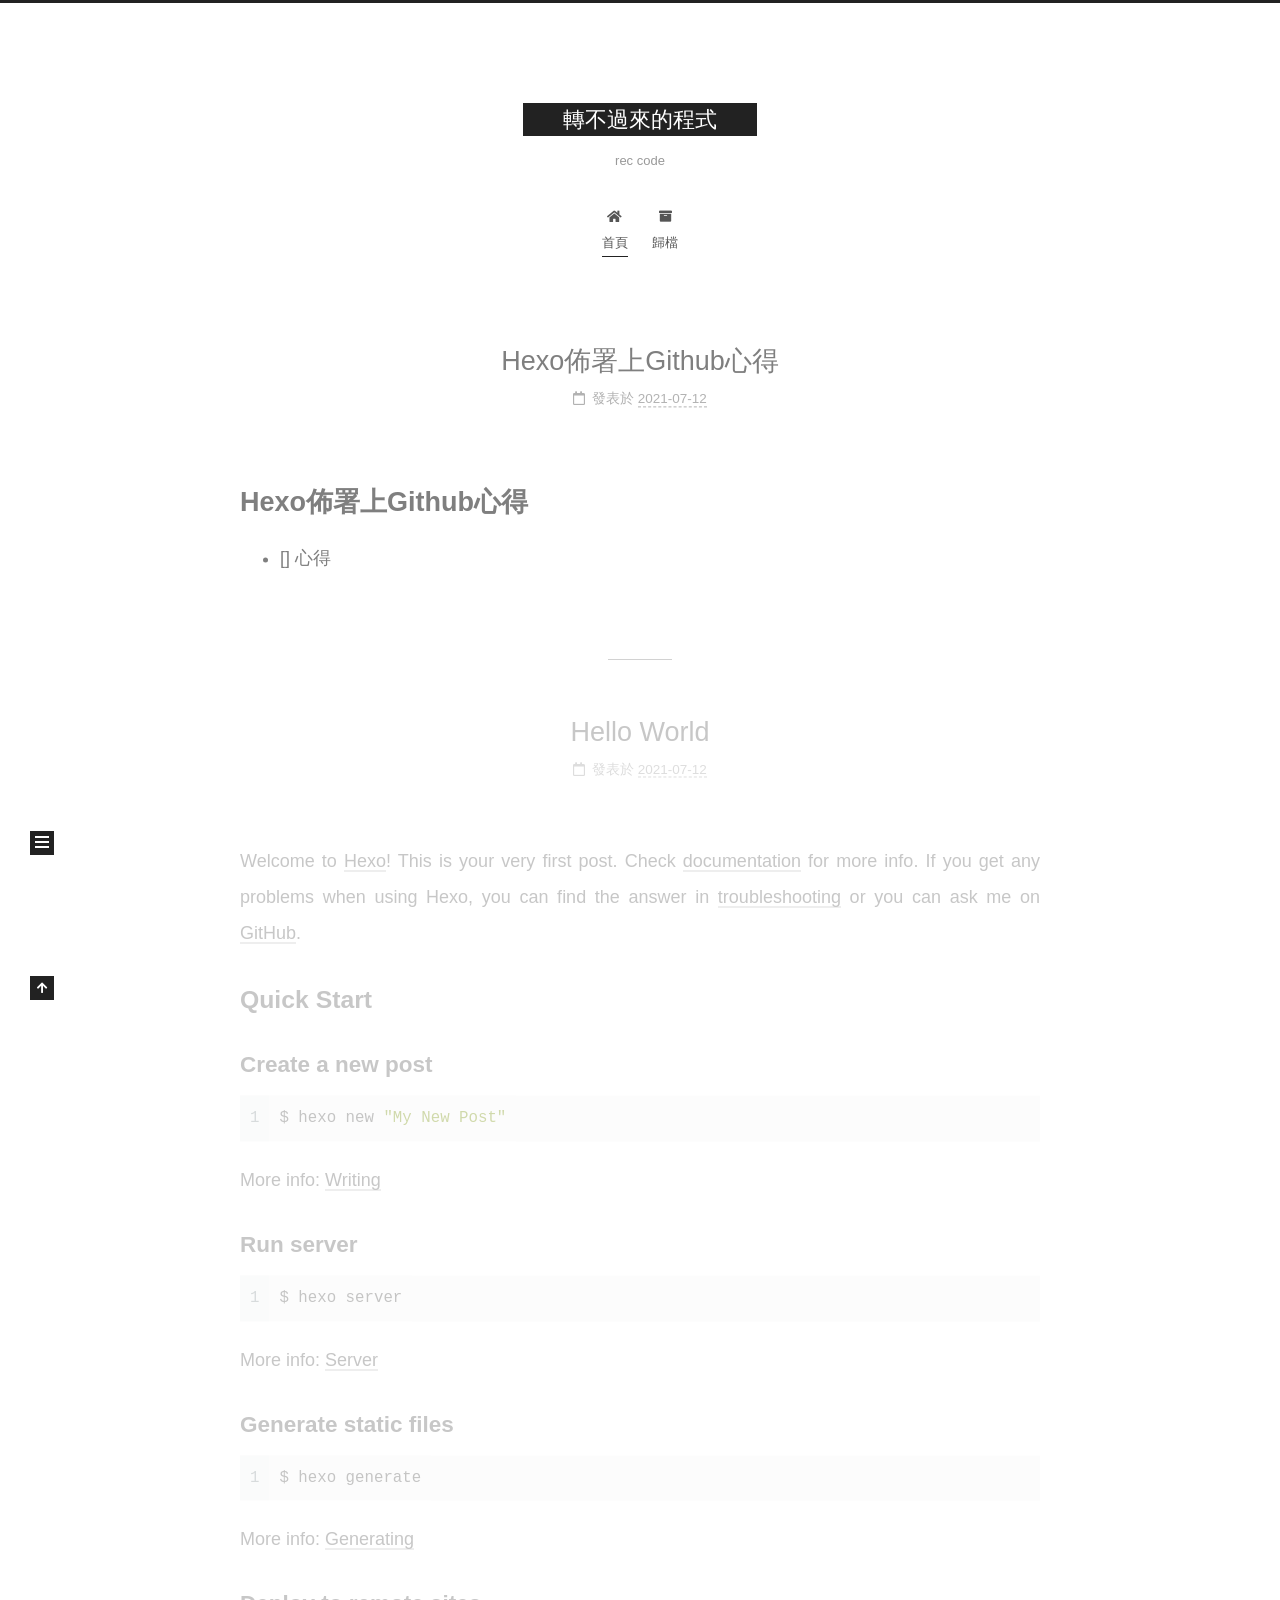
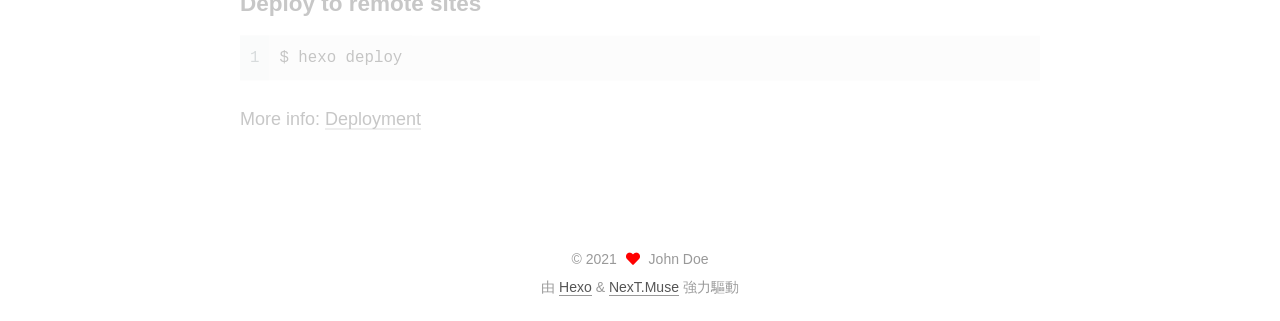
<file: index.html>
<!DOCTYPE html>
<html lang="zh-TW">
<head>
  <meta charset="UTF-8">
<meta name="viewport" content="width=device-width, initial-scale=1, maximum-scale=2">
<meta name="theme-color" content="#222">
<meta name="generator" content="Hexo 5.4.0">
  <link rel="apple-touch-icon" sizes="180x180" href="/images/apple-touch-icon-next.png">
  <link rel="icon" type="image/png" sizes="32x32" href="/images/favicon-32x32-next.png">
  <link rel="icon" type="image/png" sizes="16x16" href="/images/favicon-16x16-next.png">
  <link rel="mask-icon" href="/images/logo.svg" color="#222">

<link rel="stylesheet" href="/css/main.css">


<link rel="stylesheet" href="/lib/font-awesome/css/all.min.css">

<script id="hexo-configurations">
    var NexT = window.NexT || {};
    var CONFIG = {"hostname":"example.com","root":"/","scheme":"Muse","version":"7.8.0","exturl":false,"sidebar":{"position":"left","display":"post","padding":18,"offset":12,"onmobile":false},"copycode":{"enable":false,"show_result":false,"style":null},"back2top":{"enable":true,"sidebar":false,"scrollpercent":false},"bookmark":{"enable":false,"color":"#222","save":"auto"},"fancybox":false,"mediumzoom":false,"lazyload":false,"pangu":false,"comments":{"style":"tabs","active":null,"storage":true,"lazyload":false,"nav":null},"algolia":{"hits":{"per_page":10},"labels":{"input_placeholder":"Search for Posts","hits_empty":"We didn't find any results for the search: ${query}","hits_stats":"${hits} results found in ${time} ms"}},"localsearch":{"enable":false,"trigger":"auto","top_n_per_article":1,"unescape":false,"preload":false},"motion":{"enable":true,"async":false,"transition":{"post_block":"fadeIn","post_header":"slideDownIn","post_body":"slideDownIn","coll_header":"slideLeftIn","sidebar":"slideUpIn"}}};
  </script>

  <meta name="description" content="code">
<meta property="og:type" content="website">
<meta property="og:title" content="轉不過來的程式">
<meta property="og:url" content="http://example.com/index.html">
<meta property="og:site_name" content="轉不過來的程式">
<meta property="og:description" content="code">
<meta property="og:locale" content="zh_TW">
<meta property="article:author" content="John Doe">
<meta name="twitter:card" content="summary">

<link rel="canonical" href="http://example.com/">


<script id="page-configurations">
  // https://hexo.io/docs/variables.html
  CONFIG.page = {
    sidebar: "",
    isHome : true,
    isPost : false,
    lang   : 'zh-TW'
  };
</script>

  <title>轉不過來的程式</title>
  






  <noscript>
  <style>
  .use-motion .brand,
  .use-motion .menu-item,
  .sidebar-inner,
  .use-motion .post-block,
  .use-motion .pagination,
  .use-motion .comments,
  .use-motion .post-header,
  .use-motion .post-body,
  .use-motion .collection-header { opacity: initial; }

  .use-motion .site-title,
  .use-motion .site-subtitle {
    opacity: initial;
    top: initial;
  }

  .use-motion .logo-line-before i { left: initial; }
  .use-motion .logo-line-after i { right: initial; }
  </style>
</noscript>

</head>

<body itemscope itemtype="http://schema.org/WebPage">
  <div class="container use-motion">
    <div class="headband"></div>

    <header class="header" itemscope itemtype="http://schema.org/WPHeader">
      <div class="header-inner"><div class="site-brand-container">
  <div class="site-nav-toggle">
    <div class="toggle" aria-label="切換導航欄">
      <span class="toggle-line toggle-line-first"></span>
      <span class="toggle-line toggle-line-middle"></span>
      <span class="toggle-line toggle-line-last"></span>
    </div>
  </div>

  <div class="site-meta">

    <a href="/" class="brand" rel="start">
      <span class="logo-line-before"><i></i></span>
      <h1 class="site-title">轉不過來的程式</h1>
      <span class="logo-line-after"><i></i></span>
    </a>
      <p class="site-subtitle" itemprop="description">rec code</p>
  </div>

  <div class="site-nav-right">
    <div class="toggle popup-trigger">
    </div>
  </div>
</div>




<nav class="site-nav">
  <ul id="menu" class="main-menu menu">
        <li class="menu-item menu-item-home">

    <a href="/" rel="section"><i class="fa fa-home fa-fw"></i>首頁</a>

  </li>
        <li class="menu-item menu-item-archives">

    <a href="/archives/" rel="section"><i class="fa fa-archive fa-fw"></i>歸檔</a>

  </li>
  </ul>
</nav>




</div>
    </header>

    
  <div class="back-to-top">
    <i class="fa fa-arrow-up"></i>
    <span>0%</span>
  </div>


    <main class="main">
      <div class="main-inner">
        <div class="content-wrap">
          

          <div class="content index posts-expand">
            
      
  
  
  <article itemscope itemtype="http://schema.org/Article" class="post-block" lang="zh-TW">
    <link itemprop="mainEntityOfPage" href="http://example.com/2021/07/12/test/">

    <span hidden itemprop="author" itemscope itemtype="http://schema.org/Person">
      <meta itemprop="image" content="/images/avatar.gif">
      <meta itemprop="name" content="John Doe">
      <meta itemprop="description" content="code">
    </span>

    <span hidden itemprop="publisher" itemscope itemtype="http://schema.org/Organization">
      <meta itemprop="name" content="轉不過來的程式">
    </span>
      <header class="post-header">
        <h2 class="post-title" itemprop="name headline">
          
            <a href="/2021/07/12/test/" class="post-title-link" itemprop="url">Hexo佈署上Github心得</a>
        </h2>

        <div class="post-meta">
            <span class="post-meta-item">
              <span class="post-meta-item-icon">
                <i class="far fa-calendar"></i>
              </span>
              <span class="post-meta-item-text">發表於</span>
              

              <time title="創建時間：2021-07-12 16:29:47 / 修改時間：17:13:23" itemprop="dateCreated datePublished" datetime="2021-07-12T16:29:47+08:00">2021-07-12</time>
            </span>

          

        </div>
      </header>

    
    
    
    <div class="post-body" itemprop="articleBody">

      
          <h1 id="Hexo佈署上Github心得"><a href="#Hexo佈署上Github心得" class="headerlink" title="Hexo佈署上Github心得"></a>Hexo佈署上Github心得</h1><ul>
<li>[] 心得</li>
</ul>

      
    </div>

    
    
    
      <footer class="post-footer">
        <div class="post-eof"></div>
      </footer>
  </article>
  
  
  

      
  
  
  <article itemscope itemtype="http://schema.org/Article" class="post-block" lang="zh-TW">
    <link itemprop="mainEntityOfPage" href="http://example.com/2021/07/12/hello-world/">

    <span hidden itemprop="author" itemscope itemtype="http://schema.org/Person">
      <meta itemprop="image" content="/images/avatar.gif">
      <meta itemprop="name" content="John Doe">
      <meta itemprop="description" content="code">
    </span>

    <span hidden itemprop="publisher" itemscope itemtype="http://schema.org/Organization">
      <meta itemprop="name" content="轉不過來的程式">
    </span>
      <header class="post-header">
        <h2 class="post-title" itemprop="name headline">
          
            <a href="/2021/07/12/hello-world/" class="post-title-link" itemprop="url">Hello World</a>
        </h2>

        <div class="post-meta">
            <span class="post-meta-item">
              <span class="post-meta-item-icon">
                <i class="far fa-calendar"></i>
              </span>
              <span class="post-meta-item-text">發表於</span>

              <time title="創建時間：2021-07-12 15:37:59" itemprop="dateCreated datePublished" datetime="2021-07-12T15:37:59+08:00">2021-07-12</time>
            </span>

          

        </div>
      </header>

    
    
    
    <div class="post-body" itemprop="articleBody">

      
          <p>Welcome to <a target="_blank" rel="noopener" href="https://hexo.io/">Hexo</a>! This is your very first post. Check <a target="_blank" rel="noopener" href="https://hexo.io/docs/">documentation</a> for more info. If you get any problems when using Hexo, you can find the answer in <a target="_blank" rel="noopener" href="https://hexo.io/docs/troubleshooting.html">troubleshooting</a> or you can ask me on <a target="_blank" rel="noopener" href="https://github.com/hexojs/hexo/issues">GitHub</a>.</p>
<h2 id="Quick-Start"><a href="#Quick-Start" class="headerlink" title="Quick Start"></a>Quick Start</h2><h3 id="Create-a-new-post"><a href="#Create-a-new-post" class="headerlink" title="Create a new post"></a>Create a new post</h3><figure class="highlight bash"><table><tr><td class="gutter"><pre><span class="line">1</span><br></pre></td><td class="code"><pre><span class="line">$ hexo new <span class="string">&quot;My New Post&quot;</span></span><br></pre></td></tr></table></figure>

<p>More info: <a target="_blank" rel="noopener" href="https://hexo.io/docs/writing.html">Writing</a></p>
<h3 id="Run-server"><a href="#Run-server" class="headerlink" title="Run server"></a>Run server</h3><figure class="highlight bash"><table><tr><td class="gutter"><pre><span class="line">1</span><br></pre></td><td class="code"><pre><span class="line">$ hexo server</span><br></pre></td></tr></table></figure>

<p>More info: <a target="_blank" rel="noopener" href="https://hexo.io/docs/server.html">Server</a></p>
<h3 id="Generate-static-files"><a href="#Generate-static-files" class="headerlink" title="Generate static files"></a>Generate static files</h3><figure class="highlight bash"><table><tr><td class="gutter"><pre><span class="line">1</span><br></pre></td><td class="code"><pre><span class="line">$ hexo generate</span><br></pre></td></tr></table></figure>

<p>More info: <a target="_blank" rel="noopener" href="https://hexo.io/docs/generating.html">Generating</a></p>
<h3 id="Deploy-to-remote-sites"><a href="#Deploy-to-remote-sites" class="headerlink" title="Deploy to remote sites"></a>Deploy to remote sites</h3><figure class="highlight bash"><table><tr><td class="gutter"><pre><span class="line">1</span><br></pre></td><td class="code"><pre><span class="line">$ hexo deploy</span><br></pre></td></tr></table></figure>

<p>More info: <a target="_blank" rel="noopener" href="https://hexo.io/docs/one-command-deployment.html">Deployment</a></p>

      
    </div>

    
    
    
      <footer class="post-footer">
        <div class="post-eof"></div>
      </footer>
  </article>
  
  
  


  



          </div>
          

<script>
  window.addEventListener('tabs:register', () => {
    let { activeClass } = CONFIG.comments;
    if (CONFIG.comments.storage) {
      activeClass = localStorage.getItem('comments_active') || activeClass;
    }
    if (activeClass) {
      let activeTab = document.querySelector(`a[href="#comment-${activeClass}"]`);
      if (activeTab) {
        activeTab.click();
      }
    }
  });
  if (CONFIG.comments.storage) {
    window.addEventListener('tabs:click', event => {
      if (!event.target.matches('.tabs-comment .tab-content .tab-pane')) return;
      let commentClass = event.target.classList[1];
      localStorage.setItem('comments_active', commentClass);
    });
  }
</script>

        </div>
          
  
  <div class="toggle sidebar-toggle">
    <span class="toggle-line toggle-line-first"></span>
    <span class="toggle-line toggle-line-middle"></span>
    <span class="toggle-line toggle-line-last"></span>
  </div>

  <aside class="sidebar">
    <div class="sidebar-inner">

      <ul class="sidebar-nav motion-element">
        <li class="sidebar-nav-toc">
          文章目錄
        </li>
        <li class="sidebar-nav-overview">
          本站概要
        </li>
      </ul>

      <!--noindex-->
      <div class="post-toc-wrap sidebar-panel">
      </div>
      <!--/noindex-->

      <div class="site-overview-wrap sidebar-panel">
        <div class="site-author motion-element" itemprop="author" itemscope itemtype="http://schema.org/Person">
  <p class="site-author-name" itemprop="name">John Doe</p>
  <div class="site-description" itemprop="description">code</div>
</div>
<div class="site-state-wrap motion-element">
  <nav class="site-state">
      <div class="site-state-item site-state-posts">
          <a href="/archives/">
        
          <span class="site-state-item-count">2</span>
          <span class="site-state-item-name">文章</span>
        </a>
      </div>
      <div class="site-state-item site-state-tags">
        <span class="site-state-item-count">3</span>
        <span class="site-state-item-name">標籤</span>
      </div>
  </nav>
</div>



      </div>

    </div>
  </aside>
  <div id="sidebar-dimmer"></div>


      </div>
    </main>

    <footer class="footer">
      <div class="footer-inner">
        

        

<div class="copyright">
  
  &copy; 
  <span itemprop="copyrightYear">2021</span>
  <span class="with-love">
    <i class="fa fa-heart"></i>
  </span>
  <span class="author" itemprop="copyrightHolder">John Doe</span>
</div>
  <div class="powered-by">由 <a href="https://hexo.io/" class="theme-link" rel="noopener" target="_blank">Hexo</a> & <a href="https://muse.theme-next.org/" class="theme-link" rel="noopener" target="_blank">NexT.Muse</a> 強力驅動
  </div>

        








      </div>
    </footer>
  </div>

  
  <script src="/lib/anime.min.js"></script>
  <script src="/lib/velocity/velocity.min.js"></script>
  <script src="/lib/velocity/velocity.ui.min.js"></script>

<script src="/js/utils.js"></script>

<script src="/js/motion.js"></script>


<script src="/js/schemes/muse.js"></script>


<script src="/js/next-boot.js"></script>




  















  

  

</body>
</html>
</file>
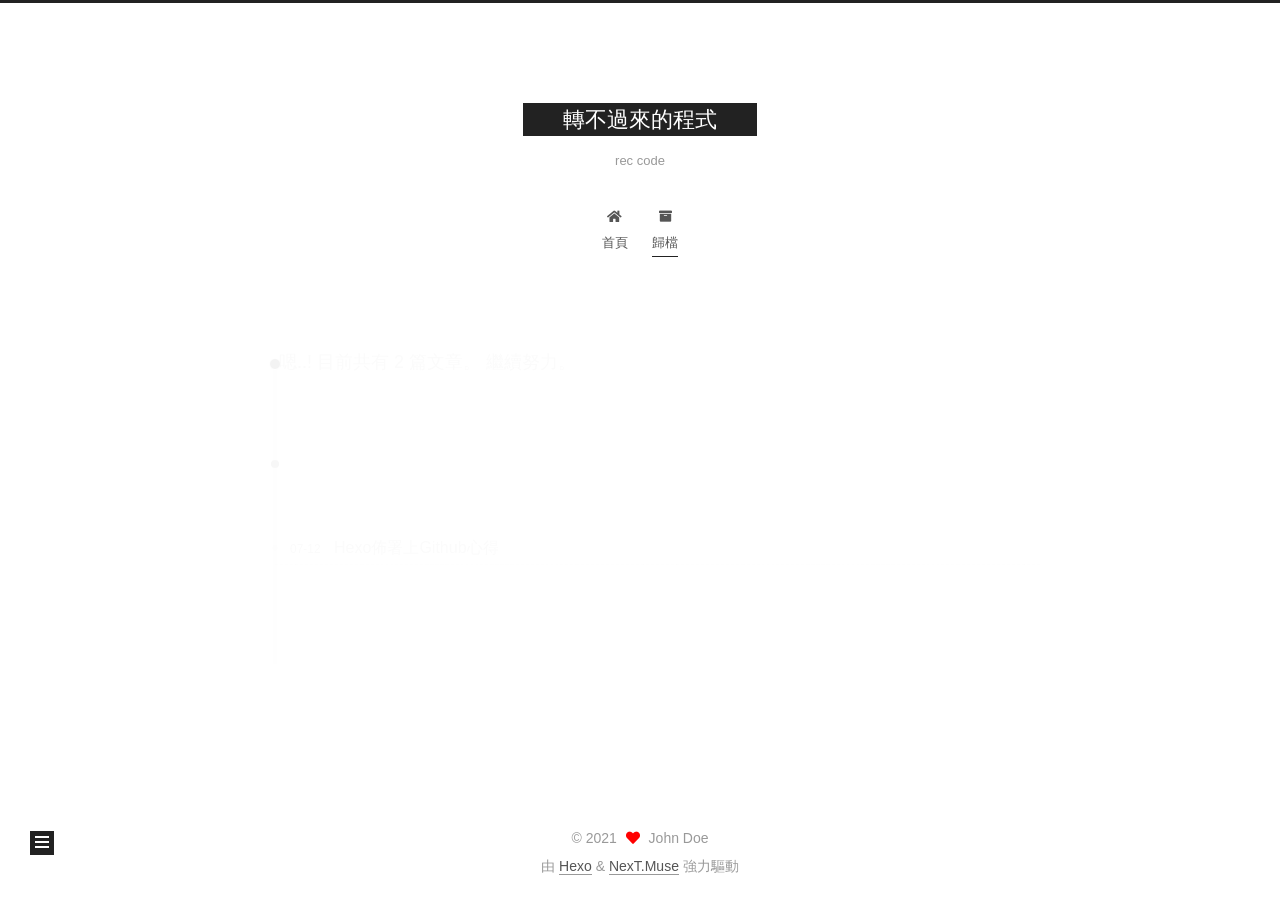
<file: archives/index.html>
<!DOCTYPE html>
<html lang="zh-TW">
<head>
  <meta charset="UTF-8">
<meta name="viewport" content="width=device-width, initial-scale=1, maximum-scale=2">
<meta name="theme-color" content="#222">
<meta name="generator" content="Hexo 5.4.0">
  <link rel="apple-touch-icon" sizes="180x180" href="/images/apple-touch-icon-next.png">
  <link rel="icon" type="image/png" sizes="32x32" href="/images/favicon-32x32-next.png">
  <link rel="icon" type="image/png" sizes="16x16" href="/images/favicon-16x16-next.png">
  <link rel="mask-icon" href="/images/logo.svg" color="#222">

<link rel="stylesheet" href="/css/main.css">


<link rel="stylesheet" href="/lib/font-awesome/css/all.min.css">

<script id="hexo-configurations">
    var NexT = window.NexT || {};
    var CONFIG = {"hostname":"example.com","root":"/","scheme":"Muse","version":"7.8.0","exturl":false,"sidebar":{"position":"left","display":"post","padding":18,"offset":12,"onmobile":false},"copycode":{"enable":false,"show_result":false,"style":null},"back2top":{"enable":true,"sidebar":false,"scrollpercent":false},"bookmark":{"enable":false,"color":"#222","save":"auto"},"fancybox":false,"mediumzoom":false,"lazyload":false,"pangu":false,"comments":{"style":"tabs","active":null,"storage":true,"lazyload":false,"nav":null},"algolia":{"hits":{"per_page":10},"labels":{"input_placeholder":"Search for Posts","hits_empty":"We didn't find any results for the search: ${query}","hits_stats":"${hits} results found in ${time} ms"}},"localsearch":{"enable":false,"trigger":"auto","top_n_per_article":1,"unescape":false,"preload":false},"motion":{"enable":true,"async":false,"transition":{"post_block":"fadeIn","post_header":"slideDownIn","post_body":"slideDownIn","coll_header":"slideLeftIn","sidebar":"slideUpIn"}}};
  </script>

  <meta name="description" content="code">
<meta property="og:type" content="website">
<meta property="og:title" content="轉不過來的程式">
<meta property="og:url" content="http://example.com/archives/index.html">
<meta property="og:site_name" content="轉不過來的程式">
<meta property="og:description" content="code">
<meta property="og:locale" content="zh_TW">
<meta property="article:author" content="John Doe">
<meta name="twitter:card" content="summary">

<link rel="canonical" href="http://example.com/archives/">


<script id="page-configurations">
  // https://hexo.io/docs/variables.html
  CONFIG.page = {
    sidebar: "",
    isHome : false,
    isPost : false,
    lang   : 'zh-TW'
  };
</script>

  <title>歸檔 | 轉不過來的程式</title>
  






  <noscript>
  <style>
  .use-motion .brand,
  .use-motion .menu-item,
  .sidebar-inner,
  .use-motion .post-block,
  .use-motion .pagination,
  .use-motion .comments,
  .use-motion .post-header,
  .use-motion .post-body,
  .use-motion .collection-header { opacity: initial; }

  .use-motion .site-title,
  .use-motion .site-subtitle {
    opacity: initial;
    top: initial;
  }

  .use-motion .logo-line-before i { left: initial; }
  .use-motion .logo-line-after i { right: initial; }
  </style>
</noscript>

</head>

<body itemscope itemtype="http://schema.org/WebPage">
  <div class="container use-motion">
    <div class="headband"></div>

    <header class="header" itemscope itemtype="http://schema.org/WPHeader">
      <div class="header-inner"><div class="site-brand-container">
  <div class="site-nav-toggle">
    <div class="toggle" aria-label="切換導航欄">
      <span class="toggle-line toggle-line-first"></span>
      <span class="toggle-line toggle-line-middle"></span>
      <span class="toggle-line toggle-line-last"></span>
    </div>
  </div>

  <div class="site-meta">

    <a href="/" class="brand" rel="start">
      <span class="logo-line-before"><i></i></span>
      <h1 class="site-title">轉不過來的程式</h1>
      <span class="logo-line-after"><i></i></span>
    </a>
      <p class="site-subtitle" itemprop="description">rec code</p>
  </div>

  <div class="site-nav-right">
    <div class="toggle popup-trigger">
    </div>
  </div>
</div>




<nav class="site-nav">
  <ul id="menu" class="main-menu menu">
        <li class="menu-item menu-item-home">

    <a href="/" rel="section"><i class="fa fa-home fa-fw"></i>首頁</a>

  </li>
        <li class="menu-item menu-item-archives">

    <a href="/archives/" rel="section"><i class="fa fa-archive fa-fw"></i>歸檔</a>

  </li>
  </ul>
</nav>




</div>
    </header>

    
  <div class="back-to-top">
    <i class="fa fa-arrow-up"></i>
    <span>0%</span>
  </div>


    <main class="main">
      <div class="main-inner">
        <div class="content-wrap">
          

          <div class="content archive">
            

  
  
  
  <div class="post-block">
    <div class="posts-collapse">
      <div class="collection-title">
        <span class="collection-header">嗯..! 目前共有 2 篇文章。 繼續努力。</span>
      </div>

      
    <div class="collection-year">
      <span class="collection-header">2021</span>
    </div>

  <article itemscope itemtype="http://schema.org/Article">
    <header class="post-header">

      <div class="post-meta">
        <time itemprop="dateCreated"
              datetime="2021-07-12T16:29:47+08:00"
              content="2021-07-12">
          07-12
        </time>
      </div>

      <div class="post-title">
          <a class="post-title-link" href="/2021/07/12/test/" itemprop="url">
            <span itemprop="name">Hexo佈署上Github心得</span>
          </a>
      </div>

    </header>
  </article>

  <article itemscope itemtype="http://schema.org/Article">
    <header class="post-header">

      <div class="post-meta">
        <time itemprop="dateCreated"
              datetime="2021-07-12T15:37:59+08:00"
              content="2021-07-12">
          07-12
        </time>
      </div>

      <div class="post-title">
          <a class="post-title-link" href="/2021/07/12/hello-world/" itemprop="url">
            <span itemprop="name">Hello World</span>
          </a>
      </div>

    </header>
  </article>


    </div>
  </div>
  
  
  

  



          </div>
          

<script>
  window.addEventListener('tabs:register', () => {
    let { activeClass } = CONFIG.comments;
    if (CONFIG.comments.storage) {
      activeClass = localStorage.getItem('comments_active') || activeClass;
    }
    if (activeClass) {
      let activeTab = document.querySelector(`a[href="#comment-${activeClass}"]`);
      if (activeTab) {
        activeTab.click();
      }
    }
  });
  if (CONFIG.comments.storage) {
    window.addEventListener('tabs:click', event => {
      if (!event.target.matches('.tabs-comment .tab-content .tab-pane')) return;
      let commentClass = event.target.classList[1];
      localStorage.setItem('comments_active', commentClass);
    });
  }
</script>

        </div>
          
  
  <div class="toggle sidebar-toggle">
    <span class="toggle-line toggle-line-first"></span>
    <span class="toggle-line toggle-line-middle"></span>
    <span class="toggle-line toggle-line-last"></span>
  </div>

  <aside class="sidebar">
    <div class="sidebar-inner">

      <ul class="sidebar-nav motion-element">
        <li class="sidebar-nav-toc">
          文章目錄
        </li>
        <li class="sidebar-nav-overview">
          本站概要
        </li>
      </ul>

      <!--noindex-->
      <div class="post-toc-wrap sidebar-panel">
      </div>
      <!--/noindex-->

      <div class="site-overview-wrap sidebar-panel">
        <div class="site-author motion-element" itemprop="author" itemscope itemtype="http://schema.org/Person">
  <p class="site-author-name" itemprop="name">John Doe</p>
  <div class="site-description" itemprop="description">code</div>
</div>
<div class="site-state-wrap motion-element">
  <nav class="site-state">
      <div class="site-state-item site-state-posts">
          <a href="/archives/">
        
          <span class="site-state-item-count">2</span>
          <span class="site-state-item-name">文章</span>
        </a>
      </div>
      <div class="site-state-item site-state-tags">
        <span class="site-state-item-count">3</span>
        <span class="site-state-item-name">標籤</span>
      </div>
  </nav>
</div>



      </div>

    </div>
  </aside>
  <div id="sidebar-dimmer"></div>


      </div>
    </main>

    <footer class="footer">
      <div class="footer-inner">
        

        

<div class="copyright">
  
  &copy; 
  <span itemprop="copyrightYear">2021</span>
  <span class="with-love">
    <i class="fa fa-heart"></i>
  </span>
  <span class="author" itemprop="copyrightHolder">John Doe</span>
</div>
  <div class="powered-by">由 <a href="https://hexo.io/" class="theme-link" rel="noopener" target="_blank">Hexo</a> & <a href="https://muse.theme-next.org/" class="theme-link" rel="noopener" target="_blank">NexT.Muse</a> 強力驅動
  </div>

        








      </div>
    </footer>
  </div>

  
  <script src="/lib/anime.min.js"></script>
  <script src="/lib/velocity/velocity.min.js"></script>
  <script src="/lib/velocity/velocity.ui.min.js"></script>

<script src="/js/utils.js"></script>

<script src="/js/motion.js"></script>


<script src="/js/schemes/muse.js"></script>


<script src="/js/next-boot.js"></script>




  















  

  

</body>
</html>
</file>
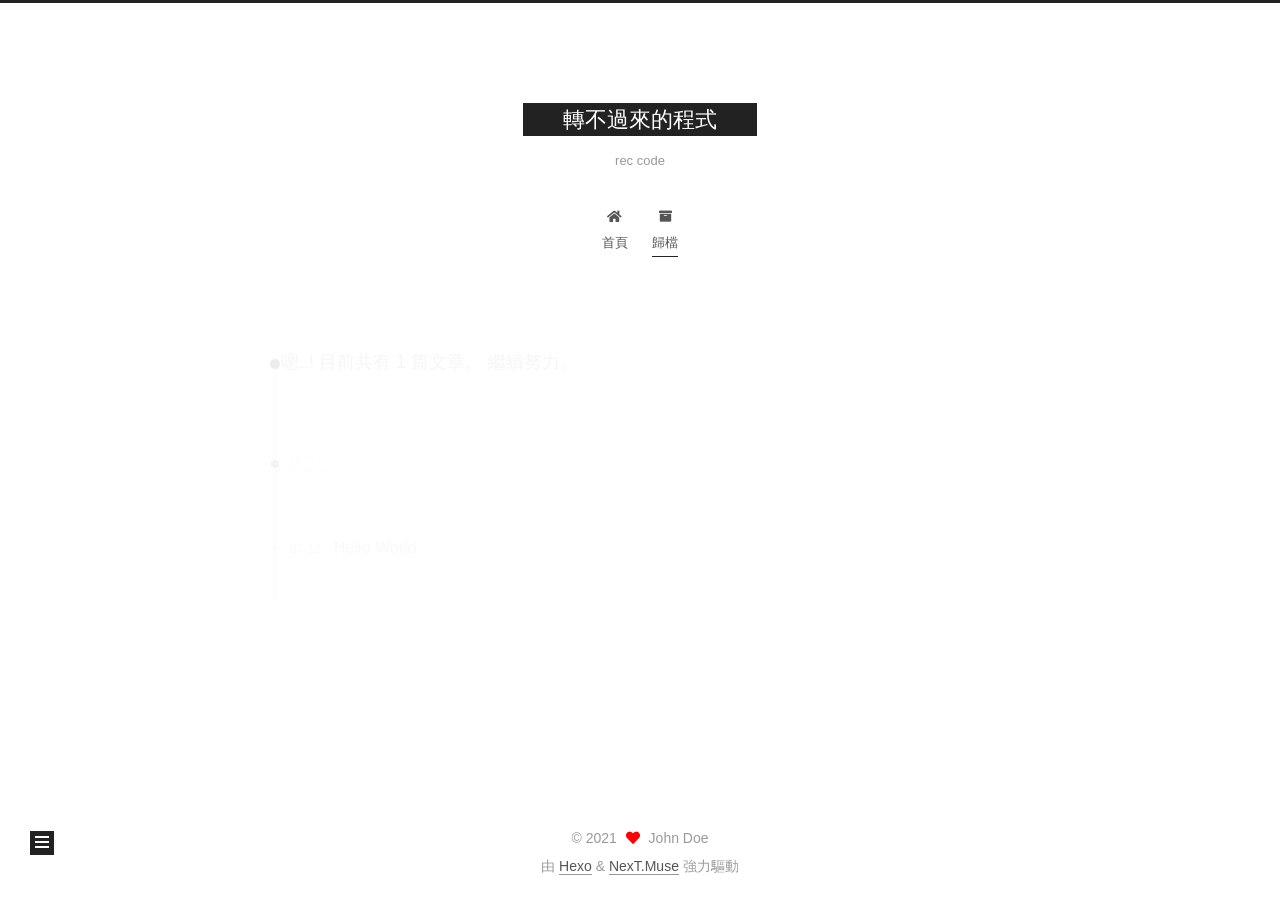
<file: archives/2021/index.html>
<!DOCTYPE html>
<html lang="zh-TW">
<head>
  <meta charset="UTF-8">
<meta name="viewport" content="width=device-width, initial-scale=1, maximum-scale=2">
<meta name="theme-color" content="#222">
<meta name="generator" content="Hexo 5.4.0">
  <link rel="apple-touch-icon" sizes="180x180" href="/images/apple-touch-icon-next.png">
  <link rel="icon" type="image/png" sizes="32x32" href="/images/favicon-32x32-next.png">
  <link rel="icon" type="image/png" sizes="16x16" href="/images/favicon-16x16-next.png">
  <link rel="mask-icon" href="/images/logo.svg" color="#222">

<link rel="stylesheet" href="/css/main.css">


<link rel="stylesheet" href="/lib/font-awesome/css/all.min.css">

<script id="hexo-configurations">
    var NexT = window.NexT || {};
    var CONFIG = {"hostname":"example.com","root":"/","scheme":"Muse","version":"7.8.0","exturl":false,"sidebar":{"position":"left","display":"post","padding":18,"offset":12,"onmobile":false},"copycode":{"enable":false,"show_result":false,"style":null},"back2top":{"enable":true,"sidebar":false,"scrollpercent":false},"bookmark":{"enable":false,"color":"#222","save":"auto"},"fancybox":false,"mediumzoom":false,"lazyload":false,"pangu":false,"comments":{"style":"tabs","active":null,"storage":true,"lazyload":false,"nav":null},"algolia":{"hits":{"per_page":10},"labels":{"input_placeholder":"Search for Posts","hits_empty":"We didn't find any results for the search: ${query}","hits_stats":"${hits} results found in ${time} ms"}},"localsearch":{"enable":false,"trigger":"auto","top_n_per_article":1,"unescape":false,"preload":false},"motion":{"enable":true,"async":false,"transition":{"post_block":"fadeIn","post_header":"slideDownIn","post_body":"slideDownIn","coll_header":"slideLeftIn","sidebar":"slideUpIn"}}};
  </script>

  <meta name="description" content="code">
<meta property="og:type" content="website">
<meta property="og:title" content="轉不過來的程式">
<meta property="og:url" content="http://example.com/archives/2021/index.html">
<meta property="og:site_name" content="轉不過來的程式">
<meta property="og:description" content="code">
<meta property="og:locale" content="zh_TW">
<meta property="article:author" content="John Doe">
<meta name="twitter:card" content="summary">

<link rel="canonical" href="http://example.com/archives/2021/">


<script id="page-configurations">
  // https://hexo.io/docs/variables.html
  CONFIG.page = {
    sidebar: "",
    isHome : false,
    isPost : false,
    lang   : 'zh-TW'
  };
</script>

  <title>歸檔 | 轉不過來的程式</title>
  






  <noscript>
  <style>
  .use-motion .brand,
  .use-motion .menu-item,
  .sidebar-inner,
  .use-motion .post-block,
  .use-motion .pagination,
  .use-motion .comments,
  .use-motion .post-header,
  .use-motion .post-body,
  .use-motion .collection-header { opacity: initial; }

  .use-motion .site-title,
  .use-motion .site-subtitle {
    opacity: initial;
    top: initial;
  }

  .use-motion .logo-line-before i { left: initial; }
  .use-motion .logo-line-after i { right: initial; }
  </style>
</noscript>

</head>

<body itemscope itemtype="http://schema.org/WebPage">
  <div class="container use-motion">
    <div class="headband"></div>

    <header class="header" itemscope itemtype="http://schema.org/WPHeader">
      <div class="header-inner"><div class="site-brand-container">
  <div class="site-nav-toggle">
    <div class="toggle" aria-label="切換導航欄">
      <span class="toggle-line toggle-line-first"></span>
      <span class="toggle-line toggle-line-middle"></span>
      <span class="toggle-line toggle-line-last"></span>
    </div>
  </div>

  <div class="site-meta">

    <a href="/" class="brand" rel="start">
      <span class="logo-line-before"><i></i></span>
      <h1 class="site-title">轉不過來的程式</h1>
      <span class="logo-line-after"><i></i></span>
    </a>
      <p class="site-subtitle" itemprop="description">rec code</p>
  </div>

  <div class="site-nav-right">
    <div class="toggle popup-trigger">
    </div>
  </div>
</div>




<nav class="site-nav">
  <ul id="menu" class="main-menu menu">
        <li class="menu-item menu-item-home">

    <a href="/" rel="section"><i class="fa fa-home fa-fw"></i>首頁</a>

  </li>
        <li class="menu-item menu-item-archives">

    <a href="/archives/" rel="section"><i class="fa fa-archive fa-fw"></i>歸檔</a>

  </li>
  </ul>
</nav>




</div>
    </header>

    
  <div class="back-to-top">
    <i class="fa fa-arrow-up"></i>
    <span>0%</span>
  </div>


    <main class="main">
      <div class="main-inner">
        <div class="content-wrap">
          

          <div class="content archive">
            

  
  
  
  <div class="post-block">
    <div class="posts-collapse">
      <div class="collection-title">
        <span class="collection-header">嗯..! 目前共有 1 篇文章。 繼續努力。</span>
      </div>

      
    <div class="collection-year">
      <span class="collection-header">2021</span>
    </div>

  <article itemscope itemtype="http://schema.org/Article">
    <header class="post-header">

      <div class="post-meta">
        <time itemprop="dateCreated"
              datetime="2021-07-12T15:37:59+08:00"
              content="2021-07-12">
          07-12
        </time>
      </div>

      <div class="post-title">
          <a class="post-title-link" href="/2021/07/12/hello-world/" itemprop="url">
            <span itemprop="name">Hello World</span>
          </a>
      </div>

    </header>
  </article>


    </div>
  </div>
  
  
  

  



          </div>
          

<script>
  window.addEventListener('tabs:register', () => {
    let { activeClass } = CONFIG.comments;
    if (CONFIG.comments.storage) {
      activeClass = localStorage.getItem('comments_active') || activeClass;
    }
    if (activeClass) {
      let activeTab = document.querySelector(`a[href="#comment-${activeClass}"]`);
      if (activeTab) {
        activeTab.click();
      }
    }
  });
  if (CONFIG.comments.storage) {
    window.addEventListener('tabs:click', event => {
      if (!event.target.matches('.tabs-comment .tab-content .tab-pane')) return;
      let commentClass = event.target.classList[1];
      localStorage.setItem('comments_active', commentClass);
    });
  }
</script>

        </div>
          
  
  <div class="toggle sidebar-toggle">
    <span class="toggle-line toggle-line-first"></span>
    <span class="toggle-line toggle-line-middle"></span>
    <span class="toggle-line toggle-line-last"></span>
  </div>

  <aside class="sidebar">
    <div class="sidebar-inner">

      <ul class="sidebar-nav motion-element">
        <li class="sidebar-nav-toc">
          文章目錄
        </li>
        <li class="sidebar-nav-overview">
          本站概要
        </li>
      </ul>

      <!--noindex-->
      <div class="post-toc-wrap sidebar-panel">
      </div>
      <!--/noindex-->

      <div class="site-overview-wrap sidebar-panel">
        <div class="site-author motion-element" itemprop="author" itemscope itemtype="http://schema.org/Person">
  <p class="site-author-name" itemprop="name">John Doe</p>
  <div class="site-description" itemprop="description">code</div>
</div>
<div class="site-state-wrap motion-element">
  <nav class="site-state">
      <div class="site-state-item site-state-posts">
          <a href="/archives/">
        
          <span class="site-state-item-count">1</span>
          <span class="site-state-item-name">文章</span>
        </a>
      </div>
  </nav>
</div>



      </div>

    </div>
  </aside>
  <div id="sidebar-dimmer"></div>


      </div>
    </main>

    <footer class="footer">
      <div class="footer-inner">
        

        

<div class="copyright">
  
  &copy; 
  <span itemprop="copyrightYear">2021</span>
  <span class="with-love">
    <i class="fa fa-heart"></i>
  </span>
  <span class="author" itemprop="copyrightHolder">John Doe</span>
</div>
  <div class="powered-by">由 <a href="https://hexo.io/" class="theme-link" rel="noopener" target="_blank">Hexo</a> & <a href="https://muse.theme-next.org/" class="theme-link" rel="noopener" target="_blank">NexT.Muse</a> 強力驅動
  </div>

        








      </div>
    </footer>
  </div>

  
  <script src="/lib/anime.min.js"></script>
  <script src="/lib/velocity/velocity.min.js"></script>
  <script src="/lib/velocity/velocity.ui.min.js"></script>

<script src="/js/utils.js"></script>

<script src="/js/motion.js"></script>


<script src="/js/schemes/muse.js"></script>


<script src="/js/next-boot.js"></script>




  















  

  

</body>
</html>
</file>
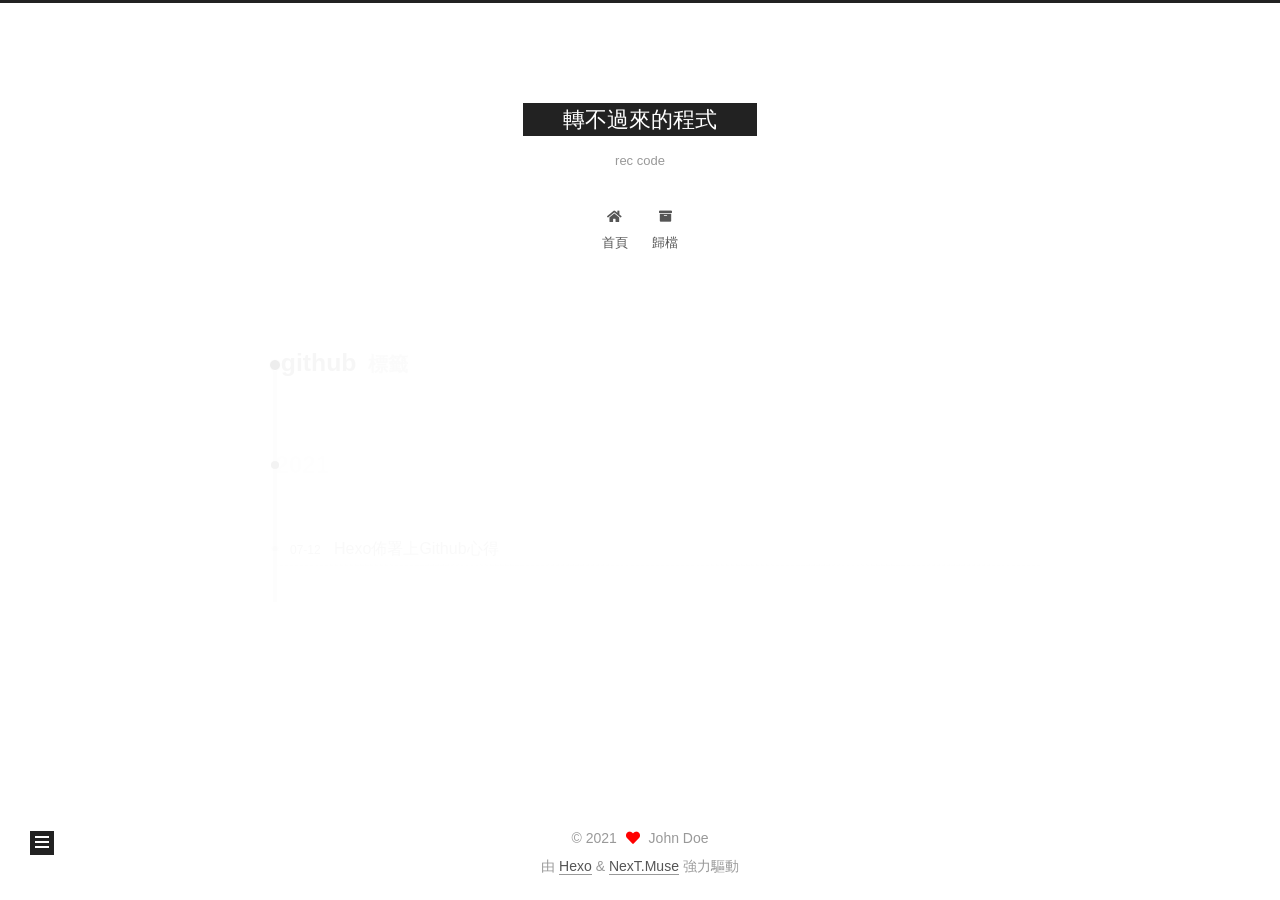
<file: tags/github/index.html>
<!DOCTYPE html>
<html lang="zh-TW">
<head>
  <meta charset="UTF-8">
<meta name="viewport" content="width=device-width, initial-scale=1, maximum-scale=2">
<meta name="theme-color" content="#222">
<meta name="generator" content="Hexo 5.4.0">
  <link rel="apple-touch-icon" sizes="180x180" href="/images/apple-touch-icon-next.png">
  <link rel="icon" type="image/png" sizes="32x32" href="/images/favicon-32x32-next.png">
  <link rel="icon" type="image/png" sizes="16x16" href="/images/favicon-16x16-next.png">
  <link rel="mask-icon" href="/images/logo.svg" color="#222">

<link rel="stylesheet" href="/css/main.css">


<link rel="stylesheet" href="/lib/font-awesome/css/all.min.css">

<script id="hexo-configurations">
    var NexT = window.NexT || {};
    var CONFIG = {"hostname":"example.com","root":"/","scheme":"Muse","version":"7.8.0","exturl":false,"sidebar":{"position":"left","display":"post","padding":18,"offset":12,"onmobile":false},"copycode":{"enable":false,"show_result":false,"style":null},"back2top":{"enable":true,"sidebar":false,"scrollpercent":false},"bookmark":{"enable":false,"color":"#222","save":"auto"},"fancybox":false,"mediumzoom":false,"lazyload":false,"pangu":false,"comments":{"style":"tabs","active":null,"storage":true,"lazyload":false,"nav":null},"algolia":{"hits":{"per_page":10},"labels":{"input_placeholder":"Search for Posts","hits_empty":"We didn't find any results for the search: ${query}","hits_stats":"${hits} results found in ${time} ms"}},"localsearch":{"enable":false,"trigger":"auto","top_n_per_article":1,"unescape":false,"preload":false},"motion":{"enable":true,"async":false,"transition":{"post_block":"fadeIn","post_header":"slideDownIn","post_body":"slideDownIn","coll_header":"slideLeftIn","sidebar":"slideUpIn"}}};
  </script>

  <meta name="description" content="code">
<meta property="og:type" content="website">
<meta property="og:title" content="轉不過來的程式">
<meta property="og:url" content="http://example.com/tags/github/index.html">
<meta property="og:site_name" content="轉不過來的程式">
<meta property="og:description" content="code">
<meta property="og:locale" content="zh_TW">
<meta property="article:author" content="John Doe">
<meta name="twitter:card" content="summary">

<link rel="canonical" href="http://example.com/tags/github/">


<script id="page-configurations">
  // https://hexo.io/docs/variables.html
  CONFIG.page = {
    sidebar: "",
    isHome : false,
    isPost : false,
    lang   : 'zh-TW'
  };
</script>

  <title>標籤: github | 轉不過來的程式</title>
  






  <noscript>
  <style>
  .use-motion .brand,
  .use-motion .menu-item,
  .sidebar-inner,
  .use-motion .post-block,
  .use-motion .pagination,
  .use-motion .comments,
  .use-motion .post-header,
  .use-motion .post-body,
  .use-motion .collection-header { opacity: initial; }

  .use-motion .site-title,
  .use-motion .site-subtitle {
    opacity: initial;
    top: initial;
  }

  .use-motion .logo-line-before i { left: initial; }
  .use-motion .logo-line-after i { right: initial; }
  </style>
</noscript>

</head>

<body itemscope itemtype="http://schema.org/WebPage">
  <div class="container use-motion">
    <div class="headband"></div>

    <header class="header" itemscope itemtype="http://schema.org/WPHeader">
      <div class="header-inner"><div class="site-brand-container">
  <div class="site-nav-toggle">
    <div class="toggle" aria-label="切換導航欄">
      <span class="toggle-line toggle-line-first"></span>
      <span class="toggle-line toggle-line-middle"></span>
      <span class="toggle-line toggle-line-last"></span>
    </div>
  </div>

  <div class="site-meta">

    <a href="/" class="brand" rel="start">
      <span class="logo-line-before"><i></i></span>
      <h1 class="site-title">轉不過來的程式</h1>
      <span class="logo-line-after"><i></i></span>
    </a>
      <p class="site-subtitle" itemprop="description">rec code</p>
  </div>

  <div class="site-nav-right">
    <div class="toggle popup-trigger">
    </div>
  </div>
</div>




<nav class="site-nav">
  <ul id="menu" class="main-menu menu">
        <li class="menu-item menu-item-home">

    <a href="/" rel="section"><i class="fa fa-home fa-fw"></i>首頁</a>

  </li>
        <li class="menu-item menu-item-archives">

    <a href="/archives/" rel="section"><i class="fa fa-archive fa-fw"></i>歸檔</a>

  </li>
  </ul>
</nav>




</div>
    </header>

    
  <div class="back-to-top">
    <i class="fa fa-arrow-up"></i>
    <span>0%</span>
  </div>


    <main class="main">
      <div class="main-inner">
        <div class="content-wrap">
          

          <div class="content tag">
            

  
  
  
  <div class="post-block">
    <div class="posts-collapse">
      <div class="collection-title">
        <h2 class="collection-header">github
          <small>標籤</small>
        </h2>
      </div>

      
    <div class="collection-year">
      <span class="collection-header">2021</span>
    </div>

  <article itemscope itemtype="http://schema.org/Article">
    <header class="post-header">

      <div class="post-meta">
        <time itemprop="dateCreated"
              datetime="2021-07-12T16:29:47+08:00"
              content="2021-07-12">
          07-12
        </time>
      </div>

      <div class="post-title">
          <a class="post-title-link" href="/2021/07/12/test/" itemprop="url">
            <span itemprop="name">Hexo佈署上Github心得</span>
          </a>
      </div>

    </header>
  </article>

    </div>
  </div>
  
  
  

  



          </div>
          

<script>
  window.addEventListener('tabs:register', () => {
    let { activeClass } = CONFIG.comments;
    if (CONFIG.comments.storage) {
      activeClass = localStorage.getItem('comments_active') || activeClass;
    }
    if (activeClass) {
      let activeTab = document.querySelector(`a[href="#comment-${activeClass}"]`);
      if (activeTab) {
        activeTab.click();
      }
    }
  });
  if (CONFIG.comments.storage) {
    window.addEventListener('tabs:click', event => {
      if (!event.target.matches('.tabs-comment .tab-content .tab-pane')) return;
      let commentClass = event.target.classList[1];
      localStorage.setItem('comments_active', commentClass);
    });
  }
</script>

        </div>
          
  
  <div class="toggle sidebar-toggle">
    <span class="toggle-line toggle-line-first"></span>
    <span class="toggle-line toggle-line-middle"></span>
    <span class="toggle-line toggle-line-last"></span>
  </div>

  <aside class="sidebar">
    <div class="sidebar-inner">

      <ul class="sidebar-nav motion-element">
        <li class="sidebar-nav-toc">
          文章目錄
        </li>
        <li class="sidebar-nav-overview">
          本站概要
        </li>
      </ul>

      <!--noindex-->
      <div class="post-toc-wrap sidebar-panel">
      </div>
      <!--/noindex-->

      <div class="site-overview-wrap sidebar-panel">
        <div class="site-author motion-element" itemprop="author" itemscope itemtype="http://schema.org/Person">
  <p class="site-author-name" itemprop="name">John Doe</p>
  <div class="site-description" itemprop="description">code</div>
</div>
<div class="site-state-wrap motion-element">
  <nav class="site-state">
      <div class="site-state-item site-state-posts">
          <a href="/archives/">
        
          <span class="site-state-item-count">2</span>
          <span class="site-state-item-name">文章</span>
        </a>
      </div>
      <div class="site-state-item site-state-tags">
        <span class="site-state-item-count">3</span>
        <span class="site-state-item-name">標籤</span>
      </div>
  </nav>
</div>



      </div>

    </div>
  </aside>
  <div id="sidebar-dimmer"></div>


      </div>
    </main>

    <footer class="footer">
      <div class="footer-inner">
        

        

<div class="copyright">
  
  &copy; 
  <span itemprop="copyrightYear">2021</span>
  <span class="with-love">
    <i class="fa fa-heart"></i>
  </span>
  <span class="author" itemprop="copyrightHolder">John Doe</span>
</div>
  <div class="powered-by">由 <a href="https://hexo.io/" class="theme-link" rel="noopener" target="_blank">Hexo</a> & <a href="https://muse.theme-next.org/" class="theme-link" rel="noopener" target="_blank">NexT.Muse</a> 強力驅動
  </div>

        








      </div>
    </footer>
  </div>

  
  <script src="/lib/anime.min.js"></script>
  <script src="/lib/velocity/velocity.min.js"></script>
  <script src="/lib/velocity/velocity.ui.min.js"></script>

<script src="/js/utils.js"></script>

<script src="/js/motion.js"></script>


<script src="/js/schemes/muse.js"></script>


<script src="/js/next-boot.js"></script>




  















  

  

</body>
</html>
</file>
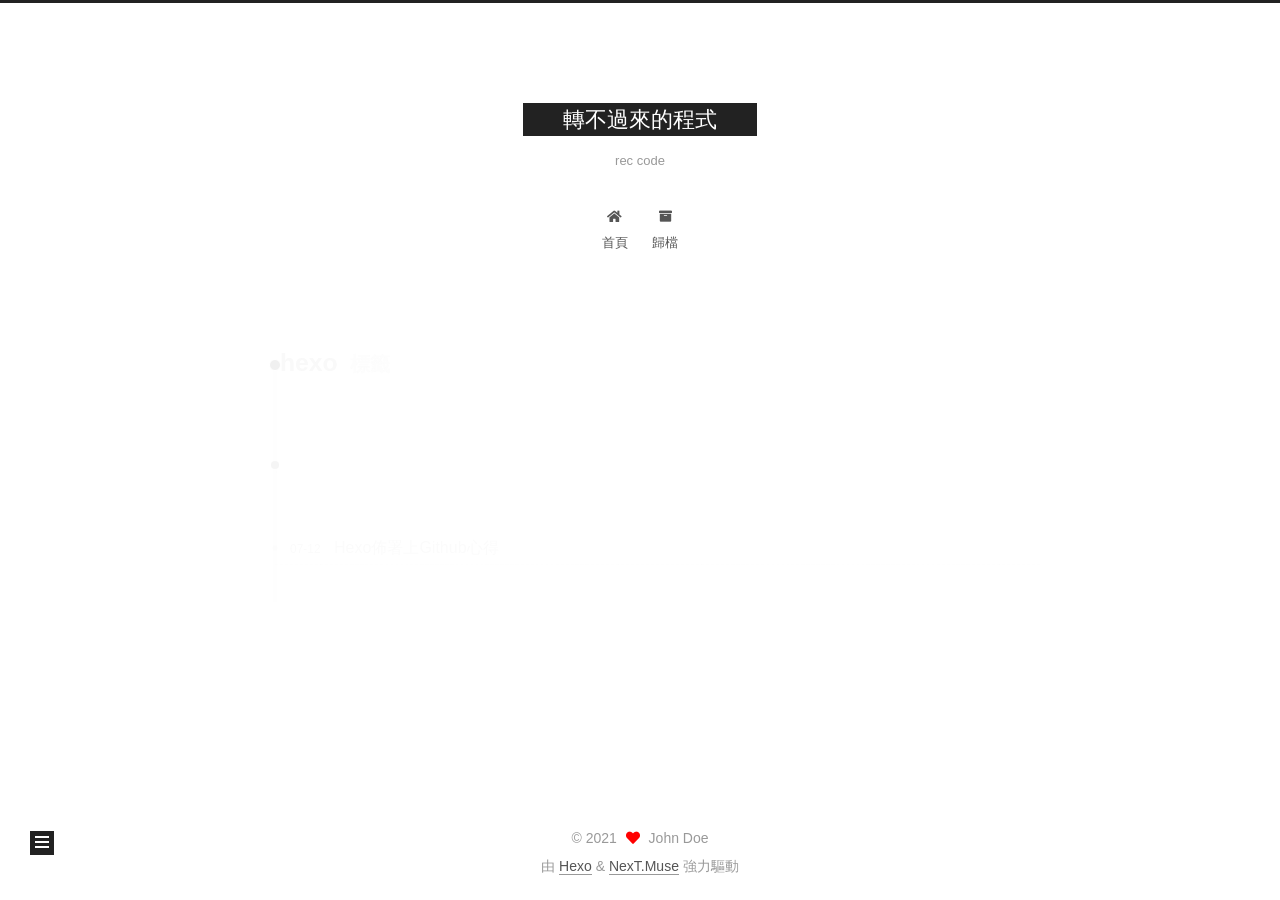
<file: tags/hexo/index.html>
<!DOCTYPE html>
<html lang="zh-TW">
<head>
  <meta charset="UTF-8">
<meta name="viewport" content="width=device-width, initial-scale=1, maximum-scale=2">
<meta name="theme-color" content="#222">
<meta name="generator" content="Hexo 5.4.0">
  <link rel="apple-touch-icon" sizes="180x180" href="/images/apple-touch-icon-next.png">
  <link rel="icon" type="image/png" sizes="32x32" href="/images/favicon-32x32-next.png">
  <link rel="icon" type="image/png" sizes="16x16" href="/images/favicon-16x16-next.png">
  <link rel="mask-icon" href="/images/logo.svg" color="#222">

<link rel="stylesheet" href="/css/main.css">


<link rel="stylesheet" href="/lib/font-awesome/css/all.min.css">

<script id="hexo-configurations">
    var NexT = window.NexT || {};
    var CONFIG = {"hostname":"example.com","root":"/","scheme":"Muse","version":"7.8.0","exturl":false,"sidebar":{"position":"left","display":"post","padding":18,"offset":12,"onmobile":false},"copycode":{"enable":false,"show_result":false,"style":null},"back2top":{"enable":true,"sidebar":false,"scrollpercent":false},"bookmark":{"enable":false,"color":"#222","save":"auto"},"fancybox":false,"mediumzoom":false,"lazyload":false,"pangu":false,"comments":{"style":"tabs","active":null,"storage":true,"lazyload":false,"nav":null},"algolia":{"hits":{"per_page":10},"labels":{"input_placeholder":"Search for Posts","hits_empty":"We didn't find any results for the search: ${query}","hits_stats":"${hits} results found in ${time} ms"}},"localsearch":{"enable":false,"trigger":"auto","top_n_per_article":1,"unescape":false,"preload":false},"motion":{"enable":true,"async":false,"transition":{"post_block":"fadeIn","post_header":"slideDownIn","post_body":"slideDownIn","coll_header":"slideLeftIn","sidebar":"slideUpIn"}}};
  </script>

  <meta name="description" content="code">
<meta property="og:type" content="website">
<meta property="og:title" content="轉不過來的程式">
<meta property="og:url" content="http://example.com/tags/hexo/index.html">
<meta property="og:site_name" content="轉不過來的程式">
<meta property="og:description" content="code">
<meta property="og:locale" content="zh_TW">
<meta property="article:author" content="John Doe">
<meta name="twitter:card" content="summary">

<link rel="canonical" href="http://example.com/tags/hexo/">


<script id="page-configurations">
  // https://hexo.io/docs/variables.html
  CONFIG.page = {
    sidebar: "",
    isHome : false,
    isPost : false,
    lang   : 'zh-TW'
  };
</script>

  <title>標籤: hexo | 轉不過來的程式</title>
  






  <noscript>
  <style>
  .use-motion .brand,
  .use-motion .menu-item,
  .sidebar-inner,
  .use-motion .post-block,
  .use-motion .pagination,
  .use-motion .comments,
  .use-motion .post-header,
  .use-motion .post-body,
  .use-motion .collection-header { opacity: initial; }

  .use-motion .site-title,
  .use-motion .site-subtitle {
    opacity: initial;
    top: initial;
  }

  .use-motion .logo-line-before i { left: initial; }
  .use-motion .logo-line-after i { right: initial; }
  </style>
</noscript>

</head>

<body itemscope itemtype="http://schema.org/WebPage">
  <div class="container use-motion">
    <div class="headband"></div>

    <header class="header" itemscope itemtype="http://schema.org/WPHeader">
      <div class="header-inner"><div class="site-brand-container">
  <div class="site-nav-toggle">
    <div class="toggle" aria-label="切換導航欄">
      <span class="toggle-line toggle-line-first"></span>
      <span class="toggle-line toggle-line-middle"></span>
      <span class="toggle-line toggle-line-last"></span>
    </div>
  </div>

  <div class="site-meta">

    <a href="/" class="brand" rel="start">
      <span class="logo-line-before"><i></i></span>
      <h1 class="site-title">轉不過來的程式</h1>
      <span class="logo-line-after"><i></i></span>
    </a>
      <p class="site-subtitle" itemprop="description">rec code</p>
  </div>

  <div class="site-nav-right">
    <div class="toggle popup-trigger">
    </div>
  </div>
</div>




<nav class="site-nav">
  <ul id="menu" class="main-menu menu">
        <li class="menu-item menu-item-home">

    <a href="/" rel="section"><i class="fa fa-home fa-fw"></i>首頁</a>

  </li>
        <li class="menu-item menu-item-archives">

    <a href="/archives/" rel="section"><i class="fa fa-archive fa-fw"></i>歸檔</a>

  </li>
  </ul>
</nav>




</div>
    </header>

    
  <div class="back-to-top">
    <i class="fa fa-arrow-up"></i>
    <span>0%</span>
  </div>


    <main class="main">
      <div class="main-inner">
        <div class="content-wrap">
          

          <div class="content tag">
            

  
  
  
  <div class="post-block">
    <div class="posts-collapse">
      <div class="collection-title">
        <h2 class="collection-header">hexo
          <small>標籤</small>
        </h2>
      </div>

      
    <div class="collection-year">
      <span class="collection-header">2021</span>
    </div>

  <article itemscope itemtype="http://schema.org/Article">
    <header class="post-header">

      <div class="post-meta">
        <time itemprop="dateCreated"
              datetime="2021-07-12T16:29:47+08:00"
              content="2021-07-12">
          07-12
        </time>
      </div>

      <div class="post-title">
          <a class="post-title-link" href="/2021/07/12/test/" itemprop="url">
            <span itemprop="name">Hexo佈署上Github心得</span>
          </a>
      </div>

    </header>
  </article>

    </div>
  </div>
  
  
  

  



          </div>
          

<script>
  window.addEventListener('tabs:register', () => {
    let { activeClass } = CONFIG.comments;
    if (CONFIG.comments.storage) {
      activeClass = localStorage.getItem('comments_active') || activeClass;
    }
    if (activeClass) {
      let activeTab = document.querySelector(`a[href="#comment-${activeClass}"]`);
      if (activeTab) {
        activeTab.click();
      }
    }
  });
  if (CONFIG.comments.storage) {
    window.addEventListener('tabs:click', event => {
      if (!event.target.matches('.tabs-comment .tab-content .tab-pane')) return;
      let commentClass = event.target.classList[1];
      localStorage.setItem('comments_active', commentClass);
    });
  }
</script>

        </div>
          
  
  <div class="toggle sidebar-toggle">
    <span class="toggle-line toggle-line-first"></span>
    <span class="toggle-line toggle-line-middle"></span>
    <span class="toggle-line toggle-line-last"></span>
  </div>

  <aside class="sidebar">
    <div class="sidebar-inner">

      <ul class="sidebar-nav motion-element">
        <li class="sidebar-nav-toc">
          文章目錄
        </li>
        <li class="sidebar-nav-overview">
          本站概要
        </li>
      </ul>

      <!--noindex-->
      <div class="post-toc-wrap sidebar-panel">
      </div>
      <!--/noindex-->

      <div class="site-overview-wrap sidebar-panel">
        <div class="site-author motion-element" itemprop="author" itemscope itemtype="http://schema.org/Person">
  <p class="site-author-name" itemprop="name">John Doe</p>
  <div class="site-description" itemprop="description">code</div>
</div>
<div class="site-state-wrap motion-element">
  <nav class="site-state">
      <div class="site-state-item site-state-posts">
          <a href="/archives/">
        
          <span class="site-state-item-count">2</span>
          <span class="site-state-item-name">文章</span>
        </a>
      </div>
      <div class="site-state-item site-state-tags">
        <span class="site-state-item-count">3</span>
        <span class="site-state-item-name">標籤</span>
      </div>
  </nav>
</div>



      </div>

    </div>
  </aside>
  <div id="sidebar-dimmer"></div>


      </div>
    </main>

    <footer class="footer">
      <div class="footer-inner">
        

        

<div class="copyright">
  
  &copy; 
  <span itemprop="copyrightYear">2021</span>
  <span class="with-love">
    <i class="fa fa-heart"></i>
  </span>
  <span class="author" itemprop="copyrightHolder">John Doe</span>
</div>
  <div class="powered-by">由 <a href="https://hexo.io/" class="theme-link" rel="noopener" target="_blank">Hexo</a> & <a href="https://muse.theme-next.org/" class="theme-link" rel="noopener" target="_blank">NexT.Muse</a> 強力驅動
  </div>

        








      </div>
    </footer>
  </div>

  
  <script src="/lib/anime.min.js"></script>
  <script src="/lib/velocity/velocity.min.js"></script>
  <script src="/lib/velocity/velocity.ui.min.js"></script>

<script src="/js/utils.js"></script>

<script src="/js/motion.js"></script>


<script src="/js/schemes/muse.js"></script>


<script src="/js/next-boot.js"></script>




  















  

  

</body>
</html>
</file>
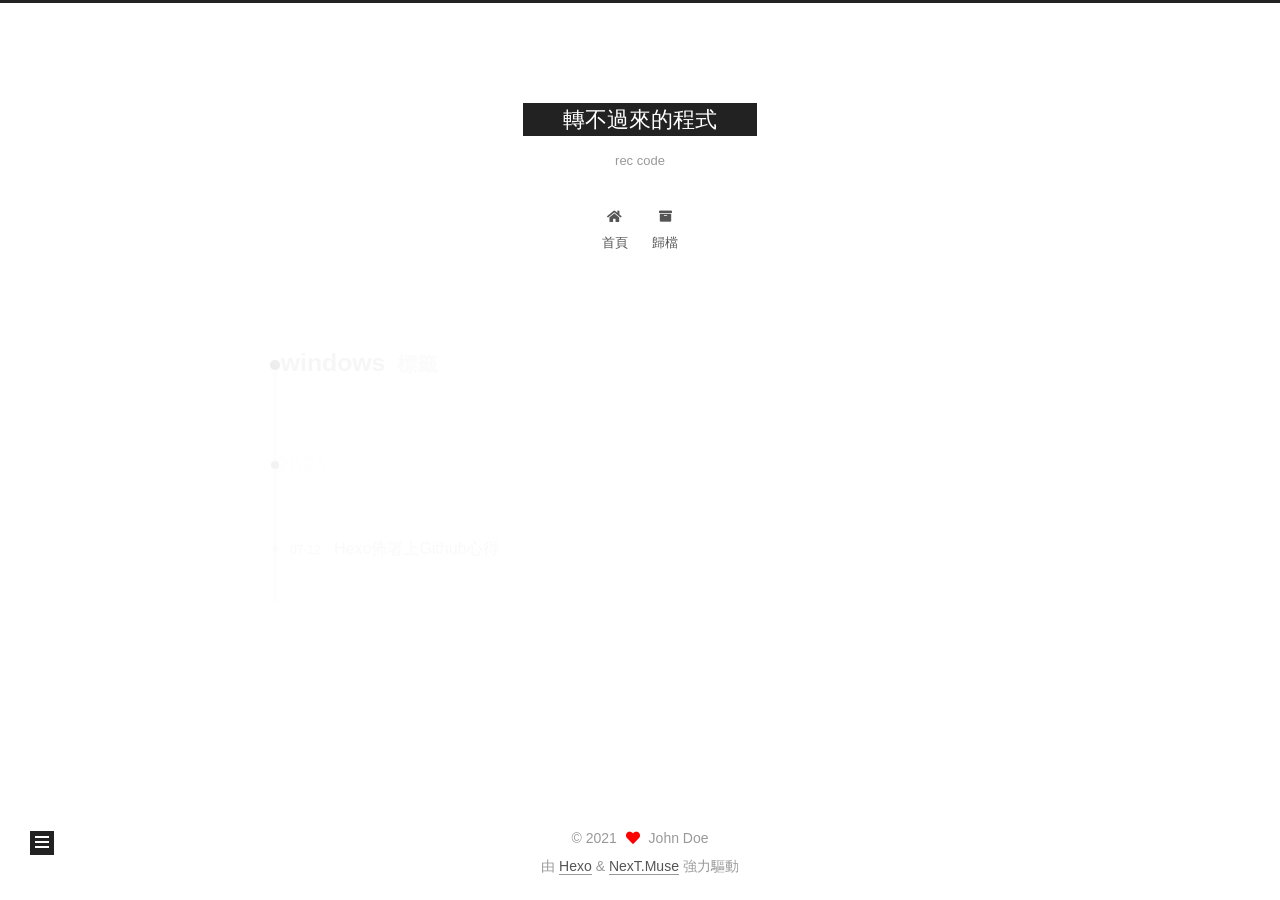
<file: tags/windows/index.html>
<!DOCTYPE html>
<html lang="zh-TW">
<head>
  <meta charset="UTF-8">
<meta name="viewport" content="width=device-width, initial-scale=1, maximum-scale=2">
<meta name="theme-color" content="#222">
<meta name="generator" content="Hexo 5.4.0">
  <link rel="apple-touch-icon" sizes="180x180" href="/images/apple-touch-icon-next.png">
  <link rel="icon" type="image/png" sizes="32x32" href="/images/favicon-32x32-next.png">
  <link rel="icon" type="image/png" sizes="16x16" href="/images/favicon-16x16-next.png">
  <link rel="mask-icon" href="/images/logo.svg" color="#222">

<link rel="stylesheet" href="/css/main.css">


<link rel="stylesheet" href="/lib/font-awesome/css/all.min.css">

<script id="hexo-configurations">
    var NexT = window.NexT || {};
    var CONFIG = {"hostname":"example.com","root":"/","scheme":"Muse","version":"7.8.0","exturl":false,"sidebar":{"position":"left","display":"post","padding":18,"offset":12,"onmobile":false},"copycode":{"enable":false,"show_result":false,"style":null},"back2top":{"enable":true,"sidebar":false,"scrollpercent":false},"bookmark":{"enable":false,"color":"#222","save":"auto"},"fancybox":false,"mediumzoom":false,"lazyload":false,"pangu":false,"comments":{"style":"tabs","active":null,"storage":true,"lazyload":false,"nav":null},"algolia":{"hits":{"per_page":10},"labels":{"input_placeholder":"Search for Posts","hits_empty":"We didn't find any results for the search: ${query}","hits_stats":"${hits} results found in ${time} ms"}},"localsearch":{"enable":false,"trigger":"auto","top_n_per_article":1,"unescape":false,"preload":false},"motion":{"enable":true,"async":false,"transition":{"post_block":"fadeIn","post_header":"slideDownIn","post_body":"slideDownIn","coll_header":"slideLeftIn","sidebar":"slideUpIn"}}};
  </script>

  <meta name="description" content="code">
<meta property="og:type" content="website">
<meta property="og:title" content="轉不過來的程式">
<meta property="og:url" content="http://example.com/tags/windows/index.html">
<meta property="og:site_name" content="轉不過來的程式">
<meta property="og:description" content="code">
<meta property="og:locale" content="zh_TW">
<meta property="article:author" content="John Doe">
<meta name="twitter:card" content="summary">

<link rel="canonical" href="http://example.com/tags/windows/">


<script id="page-configurations">
  // https://hexo.io/docs/variables.html
  CONFIG.page = {
    sidebar: "",
    isHome : false,
    isPost : false,
    lang   : 'zh-TW'
  };
</script>

  <title>標籤: windows | 轉不過來的程式</title>
  






  <noscript>
  <style>
  .use-motion .brand,
  .use-motion .menu-item,
  .sidebar-inner,
  .use-motion .post-block,
  .use-motion .pagination,
  .use-motion .comments,
  .use-motion .post-header,
  .use-motion .post-body,
  .use-motion .collection-header { opacity: initial; }

  .use-motion .site-title,
  .use-motion .site-subtitle {
    opacity: initial;
    top: initial;
  }

  .use-motion .logo-line-before i { left: initial; }
  .use-motion .logo-line-after i { right: initial; }
  </style>
</noscript>

</head>

<body itemscope itemtype="http://schema.org/WebPage">
  <div class="container use-motion">
    <div class="headband"></div>

    <header class="header" itemscope itemtype="http://schema.org/WPHeader">
      <div class="header-inner"><div class="site-brand-container">
  <div class="site-nav-toggle">
    <div class="toggle" aria-label="切換導航欄">
      <span class="toggle-line toggle-line-first"></span>
      <span class="toggle-line toggle-line-middle"></span>
      <span class="toggle-line toggle-line-last"></span>
    </div>
  </div>

  <div class="site-meta">

    <a href="/" class="brand" rel="start">
      <span class="logo-line-before"><i></i></span>
      <h1 class="site-title">轉不過來的程式</h1>
      <span class="logo-line-after"><i></i></span>
    </a>
      <p class="site-subtitle" itemprop="description">rec code</p>
  </div>

  <div class="site-nav-right">
    <div class="toggle popup-trigger">
    </div>
  </div>
</div>




<nav class="site-nav">
  <ul id="menu" class="main-menu menu">
        <li class="menu-item menu-item-home">

    <a href="/" rel="section"><i class="fa fa-home fa-fw"></i>首頁</a>

  </li>
        <li class="menu-item menu-item-archives">

    <a href="/archives/" rel="section"><i class="fa fa-archive fa-fw"></i>歸檔</a>

  </li>
  </ul>
</nav>




</div>
    </header>

    
  <div class="back-to-top">
    <i class="fa fa-arrow-up"></i>
    <span>0%</span>
  </div>


    <main class="main">
      <div class="main-inner">
        <div class="content-wrap">
          

          <div class="content tag">
            

  
  
  
  <div class="post-block">
    <div class="posts-collapse">
      <div class="collection-title">
        <h2 class="collection-header">windows
          <small>標籤</small>
        </h2>
      </div>

      
    <div class="collection-year">
      <span class="collection-header">2021</span>
    </div>

  <article itemscope itemtype="http://schema.org/Article">
    <header class="post-header">

      <div class="post-meta">
        <time itemprop="dateCreated"
              datetime="2021-07-12T16:29:47+08:00"
              content="2021-07-12">
          07-12
        </time>
      </div>

      <div class="post-title">
          <a class="post-title-link" href="/2021/07/12/test/" itemprop="url">
            <span itemprop="name">Hexo佈署上Github心得</span>
          </a>
      </div>

    </header>
  </article>

    </div>
  </div>
  
  
  

  



          </div>
          

<script>
  window.addEventListener('tabs:register', () => {
    let { activeClass } = CONFIG.comments;
    if (CONFIG.comments.storage) {
      activeClass = localStorage.getItem('comments_active') || activeClass;
    }
    if (activeClass) {
      let activeTab = document.querySelector(`a[href="#comment-${activeClass}"]`);
      if (activeTab) {
        activeTab.click();
      }
    }
  });
  if (CONFIG.comments.storage) {
    window.addEventListener('tabs:click', event => {
      if (!event.target.matches('.tabs-comment .tab-content .tab-pane')) return;
      let commentClass = event.target.classList[1];
      localStorage.setItem('comments_active', commentClass);
    });
  }
</script>

        </div>
          
  
  <div class="toggle sidebar-toggle">
    <span class="toggle-line toggle-line-first"></span>
    <span class="toggle-line toggle-line-middle"></span>
    <span class="toggle-line toggle-line-last"></span>
  </div>

  <aside class="sidebar">
    <div class="sidebar-inner">

      <ul class="sidebar-nav motion-element">
        <li class="sidebar-nav-toc">
          文章目錄
        </li>
        <li class="sidebar-nav-overview">
          本站概要
        </li>
      </ul>

      <!--noindex-->
      <div class="post-toc-wrap sidebar-panel">
      </div>
      <!--/noindex-->

      <div class="site-overview-wrap sidebar-panel">
        <div class="site-author motion-element" itemprop="author" itemscope itemtype="http://schema.org/Person">
  <p class="site-author-name" itemprop="name">John Doe</p>
  <div class="site-description" itemprop="description">code</div>
</div>
<div class="site-state-wrap motion-element">
  <nav class="site-state">
      <div class="site-state-item site-state-posts">
          <a href="/archives/">
        
          <span class="site-state-item-count">2</span>
          <span class="site-state-item-name">文章</span>
        </a>
      </div>
      <div class="site-state-item site-state-tags">
        <span class="site-state-item-count">3</span>
        <span class="site-state-item-name">標籤</span>
      </div>
  </nav>
</div>



      </div>

    </div>
  </aside>
  <div id="sidebar-dimmer"></div>


      </div>
    </main>

    <footer class="footer">
      <div class="footer-inner">
        

        

<div class="copyright">
  
  &copy; 
  <span itemprop="copyrightYear">2021</span>
  <span class="with-love">
    <i class="fa fa-heart"></i>
  </span>
  <span class="author" itemprop="copyrightHolder">John Doe</span>
</div>
  <div class="powered-by">由 <a href="https://hexo.io/" class="theme-link" rel="noopener" target="_blank">Hexo</a> & <a href="https://muse.theme-next.org/" class="theme-link" rel="noopener" target="_blank">NexT.Muse</a> 強力驅動
  </div>

        








      </div>
    </footer>
  </div>

  
  <script src="/lib/anime.min.js"></script>
  <script src="/lib/velocity/velocity.min.js"></script>
  <script src="/lib/velocity/velocity.ui.min.js"></script>

<script src="/js/utils.js"></script>

<script src="/js/motion.js"></script>


<script src="/js/schemes/muse.js"></script>


<script src="/js/next-boot.js"></script>




  















  

  

</body>
</html>
</file>
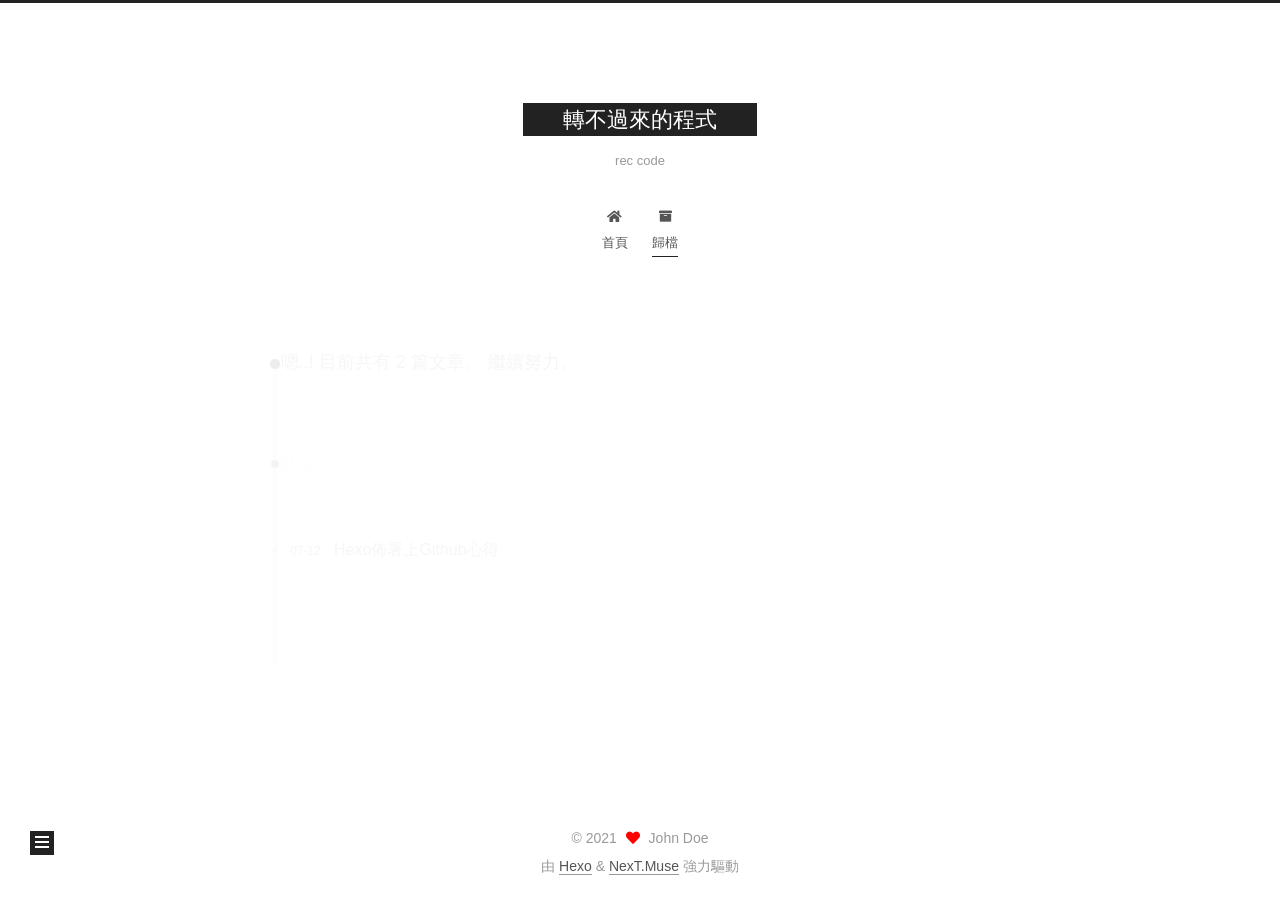
<file: archives/2021/07/index.html>
<!DOCTYPE html>
<html lang="zh-TW">
<head>
  <meta charset="UTF-8">
<meta name="viewport" content="width=device-width, initial-scale=1, maximum-scale=2">
<meta name="theme-color" content="#222">
<meta name="generator" content="Hexo 5.4.0">
  <link rel="apple-touch-icon" sizes="180x180" href="/images/apple-touch-icon-next.png">
  <link rel="icon" type="image/png" sizes="32x32" href="/images/favicon-32x32-next.png">
  <link rel="icon" type="image/png" sizes="16x16" href="/images/favicon-16x16-next.png">
  <link rel="mask-icon" href="/images/logo.svg" color="#222">

<link rel="stylesheet" href="/css/main.css">


<link rel="stylesheet" href="/lib/font-awesome/css/all.min.css">

<script id="hexo-configurations">
    var NexT = window.NexT || {};
    var CONFIG = {"hostname":"example.com","root":"/","scheme":"Muse","version":"7.8.0","exturl":false,"sidebar":{"position":"left","display":"post","padding":18,"offset":12,"onmobile":false},"copycode":{"enable":false,"show_result":false,"style":null},"back2top":{"enable":true,"sidebar":false,"scrollpercent":false},"bookmark":{"enable":false,"color":"#222","save":"auto"},"fancybox":false,"mediumzoom":false,"lazyload":false,"pangu":false,"comments":{"style":"tabs","active":null,"storage":true,"lazyload":false,"nav":null},"algolia":{"hits":{"per_page":10},"labels":{"input_placeholder":"Search for Posts","hits_empty":"We didn't find any results for the search: ${query}","hits_stats":"${hits} results found in ${time} ms"}},"localsearch":{"enable":false,"trigger":"auto","top_n_per_article":1,"unescape":false,"preload":false},"motion":{"enable":true,"async":false,"transition":{"post_block":"fadeIn","post_header":"slideDownIn","post_body":"slideDownIn","coll_header":"slideLeftIn","sidebar":"slideUpIn"}}};
  </script>

  <meta name="description" content="code">
<meta property="og:type" content="website">
<meta property="og:title" content="轉不過來的程式">
<meta property="og:url" content="http://example.com/archives/2021/07/index.html">
<meta property="og:site_name" content="轉不過來的程式">
<meta property="og:description" content="code">
<meta property="og:locale" content="zh_TW">
<meta property="article:author" content="John Doe">
<meta name="twitter:card" content="summary">

<link rel="canonical" href="http://example.com/archives/2021/07/">


<script id="page-configurations">
  // https://hexo.io/docs/variables.html
  CONFIG.page = {
    sidebar: "",
    isHome : false,
    isPost : false,
    lang   : 'zh-TW'
  };
</script>

  <title>歸檔 | 轉不過來的程式</title>
  






  <noscript>
  <style>
  .use-motion .brand,
  .use-motion .menu-item,
  .sidebar-inner,
  .use-motion .post-block,
  .use-motion .pagination,
  .use-motion .comments,
  .use-motion .post-header,
  .use-motion .post-body,
  .use-motion .collection-header { opacity: initial; }

  .use-motion .site-title,
  .use-motion .site-subtitle {
    opacity: initial;
    top: initial;
  }

  .use-motion .logo-line-before i { left: initial; }
  .use-motion .logo-line-after i { right: initial; }
  </style>
</noscript>

</head>

<body itemscope itemtype="http://schema.org/WebPage">
  <div class="container use-motion">
    <div class="headband"></div>

    <header class="header" itemscope itemtype="http://schema.org/WPHeader">
      <div class="header-inner"><div class="site-brand-container">
  <div class="site-nav-toggle">
    <div class="toggle" aria-label="切換導航欄">
      <span class="toggle-line toggle-line-first"></span>
      <span class="toggle-line toggle-line-middle"></span>
      <span class="toggle-line toggle-line-last"></span>
    </div>
  </div>

  <div class="site-meta">

    <a href="/" class="brand" rel="start">
      <span class="logo-line-before"><i></i></span>
      <h1 class="site-title">轉不過來的程式</h1>
      <span class="logo-line-after"><i></i></span>
    </a>
      <p class="site-subtitle" itemprop="description">rec code</p>
  </div>

  <div class="site-nav-right">
    <div class="toggle popup-trigger">
    </div>
  </div>
</div>




<nav class="site-nav">
  <ul id="menu" class="main-menu menu">
        <li class="menu-item menu-item-home">

    <a href="/" rel="section"><i class="fa fa-home fa-fw"></i>首頁</a>

  </li>
        <li class="menu-item menu-item-archives">

    <a href="/archives/" rel="section"><i class="fa fa-archive fa-fw"></i>歸檔</a>

  </li>
  </ul>
</nav>




</div>
    </header>

    
  <div class="back-to-top">
    <i class="fa fa-arrow-up"></i>
    <span>0%</span>
  </div>


    <main class="main">
      <div class="main-inner">
        <div class="content-wrap">
          

          <div class="content archive">
            

  
  
  
  <div class="post-block">
    <div class="posts-collapse">
      <div class="collection-title">
        <span class="collection-header">嗯..! 目前共有 2 篇文章。 繼續努力。</span>
      </div>

      
    <div class="collection-year">
      <span class="collection-header">2021</span>
    </div>

  <article itemscope itemtype="http://schema.org/Article">
    <header class="post-header">

      <div class="post-meta">
        <time itemprop="dateCreated"
              datetime="2021-07-12T16:29:47+08:00"
              content="2021-07-12">
          07-12
        </time>
      </div>

      <div class="post-title">
          <a class="post-title-link" href="/2021/07/12/test/" itemprop="url">
            <span itemprop="name">Hexo佈署上Github心得</span>
          </a>
      </div>

    </header>
  </article>

  <article itemscope itemtype="http://schema.org/Article">
    <header class="post-header">

      <div class="post-meta">
        <time itemprop="dateCreated"
              datetime="2021-07-12T15:37:59+08:00"
              content="2021-07-12">
          07-12
        </time>
      </div>

      <div class="post-title">
          <a class="post-title-link" href="/2021/07/12/hello-world/" itemprop="url">
            <span itemprop="name">Hello World</span>
          </a>
      </div>

    </header>
  </article>


    </div>
  </div>
  
  
  

  



          </div>
          

<script>
  window.addEventListener('tabs:register', () => {
    let { activeClass } = CONFIG.comments;
    if (CONFIG.comments.storage) {
      activeClass = localStorage.getItem('comments_active') || activeClass;
    }
    if (activeClass) {
      let activeTab = document.querySelector(`a[href="#comment-${activeClass}"]`);
      if (activeTab) {
        activeTab.click();
      }
    }
  });
  if (CONFIG.comments.storage) {
    window.addEventListener('tabs:click', event => {
      if (!event.target.matches('.tabs-comment .tab-content .tab-pane')) return;
      let commentClass = event.target.classList[1];
      localStorage.setItem('comments_active', commentClass);
    });
  }
</script>

        </div>
          
  
  <div class="toggle sidebar-toggle">
    <span class="toggle-line toggle-line-first"></span>
    <span class="toggle-line toggle-line-middle"></span>
    <span class="toggle-line toggle-line-last"></span>
  </div>

  <aside class="sidebar">
    <div class="sidebar-inner">

      <ul class="sidebar-nav motion-element">
        <li class="sidebar-nav-toc">
          文章目錄
        </li>
        <li class="sidebar-nav-overview">
          本站概要
        </li>
      </ul>

      <!--noindex-->
      <div class="post-toc-wrap sidebar-panel">
      </div>
      <!--/noindex-->

      <div class="site-overview-wrap sidebar-panel">
        <div class="site-author motion-element" itemprop="author" itemscope itemtype="http://schema.org/Person">
  <p class="site-author-name" itemprop="name">John Doe</p>
  <div class="site-description" itemprop="description">code</div>
</div>
<div class="site-state-wrap motion-element">
  <nav class="site-state">
      <div class="site-state-item site-state-posts">
          <a href="/archives/">
        
          <span class="site-state-item-count">2</span>
          <span class="site-state-item-name">文章</span>
        </a>
      </div>
      <div class="site-state-item site-state-tags">
        <span class="site-state-item-count">3</span>
        <span class="site-state-item-name">標籤</span>
      </div>
  </nav>
</div>



      </div>

    </div>
  </aside>
  <div id="sidebar-dimmer"></div>


      </div>
    </main>

    <footer class="footer">
      <div class="footer-inner">
        

        

<div class="copyright">
  
  &copy; 
  <span itemprop="copyrightYear">2021</span>
  <span class="with-love">
    <i class="fa fa-heart"></i>
  </span>
  <span class="author" itemprop="copyrightHolder">John Doe</span>
</div>
  <div class="powered-by">由 <a href="https://hexo.io/" class="theme-link" rel="noopener" target="_blank">Hexo</a> & <a href="https://muse.theme-next.org/" class="theme-link" rel="noopener" target="_blank">NexT.Muse</a> 強力驅動
  </div>

        








      </div>
    </footer>
  </div>

  
  <script src="/lib/anime.min.js"></script>
  <script src="/lib/velocity/velocity.min.js"></script>
  <script src="/lib/velocity/velocity.ui.min.js"></script>

<script src="/js/utils.js"></script>

<script src="/js/motion.js"></script>


<script src="/js/schemes/muse.js"></script>


<script src="/js/next-boot.js"></script>




  















  

  

</body>
</html>
</file>
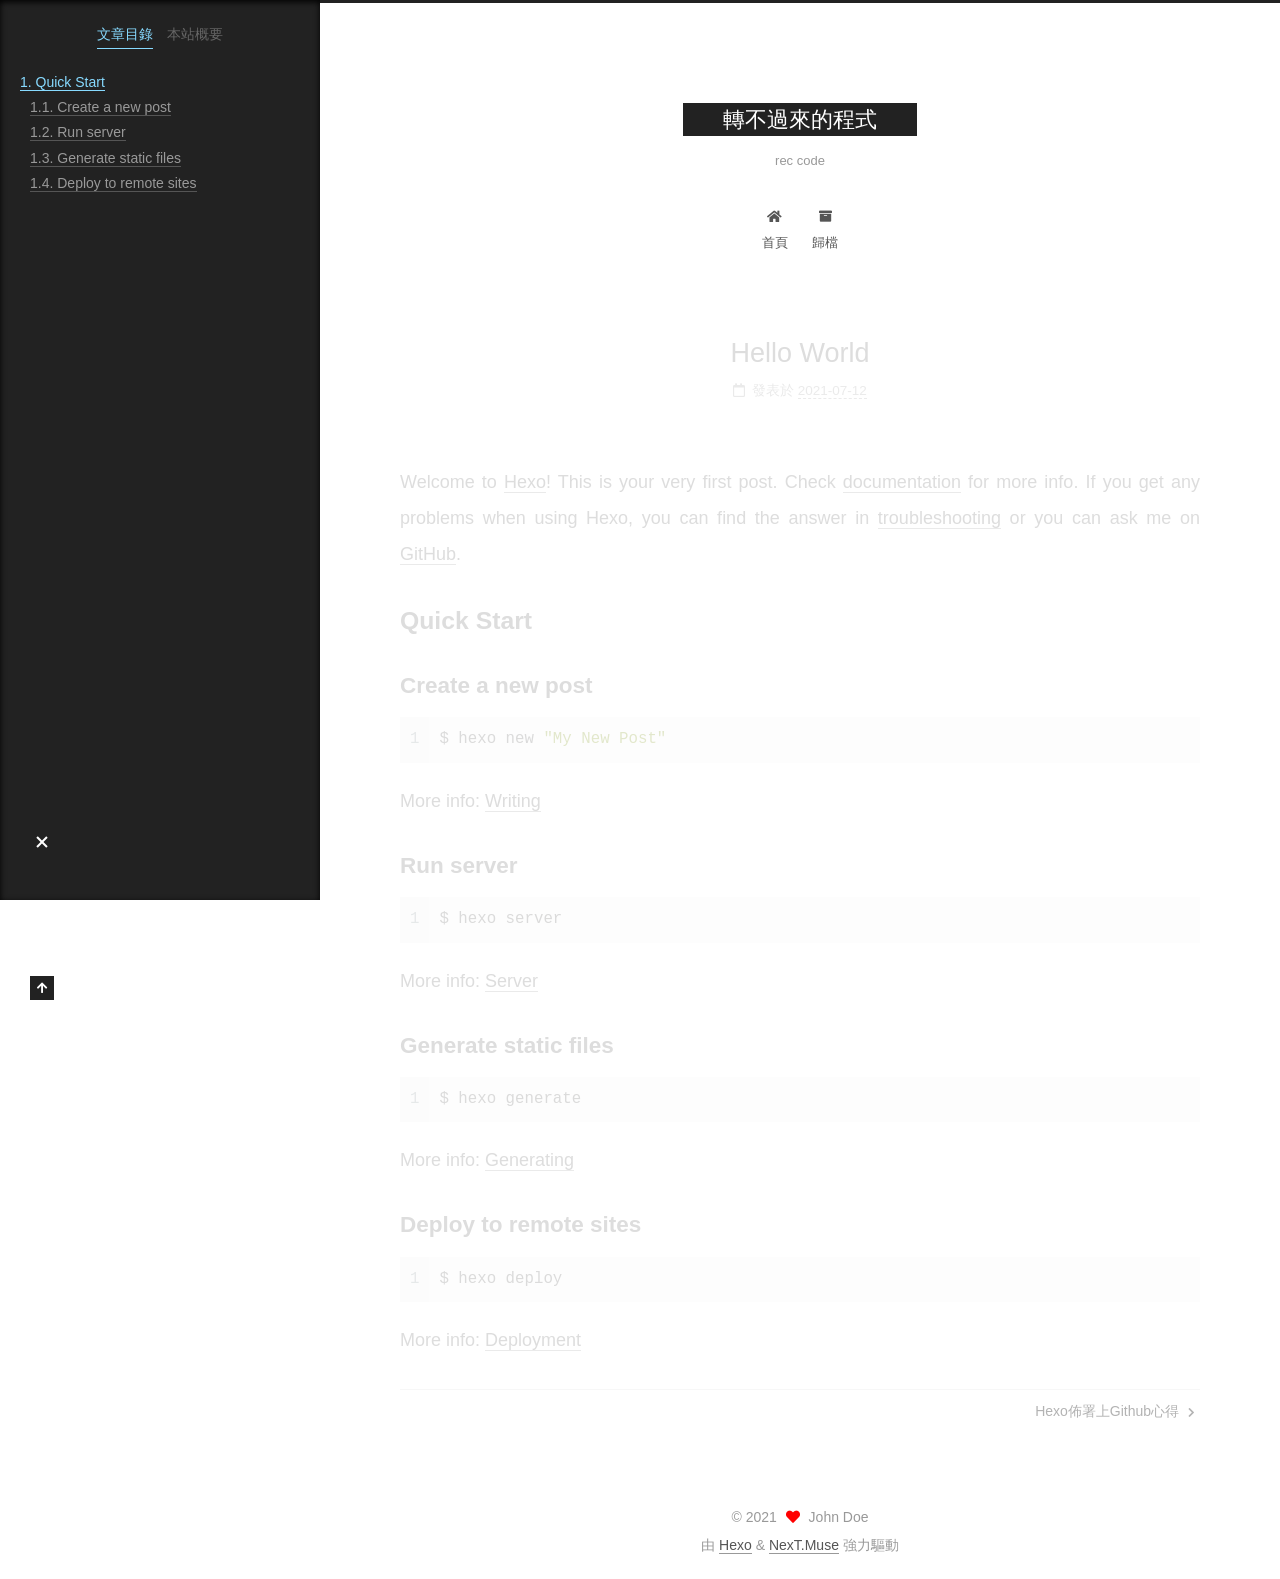
<file: 2021/07/12/hello-world/index.html>
<!DOCTYPE html>
<html lang="zh-TW">
<head>
  <meta charset="UTF-8">
<meta name="viewport" content="width=device-width, initial-scale=1, maximum-scale=2">
<meta name="theme-color" content="#222">
<meta name="generator" content="Hexo 5.4.0">
  <link rel="apple-touch-icon" sizes="180x180" href="/images/apple-touch-icon-next.png">
  <link rel="icon" type="image/png" sizes="32x32" href="/images/favicon-32x32-next.png">
  <link rel="icon" type="image/png" sizes="16x16" href="/images/favicon-16x16-next.png">
  <link rel="mask-icon" href="/images/logo.svg" color="#222">

<link rel="stylesheet" href="/css/main.css">


<link rel="stylesheet" href="/lib/font-awesome/css/all.min.css">

<script id="hexo-configurations">
    var NexT = window.NexT || {};
    var CONFIG = {"hostname":"example.com","root":"/","scheme":"Muse","version":"7.8.0","exturl":false,"sidebar":{"position":"left","display":"post","padding":18,"offset":12,"onmobile":false},"copycode":{"enable":false,"show_result":false,"style":null},"back2top":{"enable":true,"sidebar":false,"scrollpercent":false},"bookmark":{"enable":false,"color":"#222","save":"auto"},"fancybox":false,"mediumzoom":false,"lazyload":false,"pangu":false,"comments":{"style":"tabs","active":null,"storage":true,"lazyload":false,"nav":null},"algolia":{"hits":{"per_page":10},"labels":{"input_placeholder":"Search for Posts","hits_empty":"We didn't find any results for the search: ${query}","hits_stats":"${hits} results found in ${time} ms"}},"localsearch":{"enable":false,"trigger":"auto","top_n_per_article":1,"unescape":false,"preload":false},"motion":{"enable":true,"async":false,"transition":{"post_block":"fadeIn","post_header":"slideDownIn","post_body":"slideDownIn","coll_header":"slideLeftIn","sidebar":"slideUpIn"}}};
  </script>

  <meta name="description" content="Welcome to Hexo! This is your very first post. Check documentation for more info. If you get any problems when using Hexo, you can find the answer in troubleshooting or you can ask me on GitHub. Quick">
<meta property="og:type" content="article">
<meta property="og:title" content="Hello World">
<meta property="og:url" content="http://example.com/2021/07/12/hello-world/index.html">
<meta property="og:site_name" content="轉不過來的程式">
<meta property="og:description" content="Welcome to Hexo! This is your very first post. Check documentation for more info. If you get any problems when using Hexo, you can find the answer in troubleshooting or you can ask me on GitHub. Quick">
<meta property="og:locale" content="zh_TW">
<meta property="article:published_time" content="2021-07-12T07:37:59.249Z">
<meta property="article:modified_time" content="2021-07-12T07:37:59.250Z">
<meta property="article:author" content="John Doe">
<meta name="twitter:card" content="summary">

<link rel="canonical" href="http://example.com/2021/07/12/hello-world/">


<script id="page-configurations">
  // https://hexo.io/docs/variables.html
  CONFIG.page = {
    sidebar: "",
    isHome : false,
    isPost : true,
    lang   : 'zh-TW'
  };
</script>

  <title>Hello World | 轉不過來的程式</title>
  






  <noscript>
  <style>
  .use-motion .brand,
  .use-motion .menu-item,
  .sidebar-inner,
  .use-motion .post-block,
  .use-motion .pagination,
  .use-motion .comments,
  .use-motion .post-header,
  .use-motion .post-body,
  .use-motion .collection-header { opacity: initial; }

  .use-motion .site-title,
  .use-motion .site-subtitle {
    opacity: initial;
    top: initial;
  }

  .use-motion .logo-line-before i { left: initial; }
  .use-motion .logo-line-after i { right: initial; }
  </style>
</noscript>

</head>

<body itemscope itemtype="http://schema.org/WebPage">
  <div class="container use-motion">
    <div class="headband"></div>

    <header class="header" itemscope itemtype="http://schema.org/WPHeader">
      <div class="header-inner"><div class="site-brand-container">
  <div class="site-nav-toggle">
    <div class="toggle" aria-label="切換導航欄">
      <span class="toggle-line toggle-line-first"></span>
      <span class="toggle-line toggle-line-middle"></span>
      <span class="toggle-line toggle-line-last"></span>
    </div>
  </div>

  <div class="site-meta">

    <a href="/" class="brand" rel="start">
      <span class="logo-line-before"><i></i></span>
      <h1 class="site-title">轉不過來的程式</h1>
      <span class="logo-line-after"><i></i></span>
    </a>
      <p class="site-subtitle" itemprop="description">rec code</p>
  </div>

  <div class="site-nav-right">
    <div class="toggle popup-trigger">
    </div>
  </div>
</div>




<nav class="site-nav">
  <ul id="menu" class="main-menu menu">
        <li class="menu-item menu-item-home">

    <a href="/" rel="section"><i class="fa fa-home fa-fw"></i>首頁</a>

  </li>
        <li class="menu-item menu-item-archives">

    <a href="/archives/" rel="section"><i class="fa fa-archive fa-fw"></i>歸檔</a>

  </li>
  </ul>
</nav>




</div>
    </header>

    
  <div class="back-to-top">
    <i class="fa fa-arrow-up"></i>
    <span>0%</span>
  </div>


    <main class="main">
      <div class="main-inner">
        <div class="content-wrap">
          

          <div class="content post posts-expand">
            

    
  
  
  <article itemscope itemtype="http://schema.org/Article" class="post-block" lang="zh-TW">
    <link itemprop="mainEntityOfPage" href="http://example.com/2021/07/12/hello-world/">

    <span hidden itemprop="author" itemscope itemtype="http://schema.org/Person">
      <meta itemprop="image" content="/images/avatar.gif">
      <meta itemprop="name" content="John Doe">
      <meta itemprop="description" content="code">
    </span>

    <span hidden itemprop="publisher" itemscope itemtype="http://schema.org/Organization">
      <meta itemprop="name" content="轉不過來的程式">
    </span>
      <header class="post-header">
        <h1 class="post-title" itemprop="name headline">
          Hello World
        </h1>

        <div class="post-meta">
            <span class="post-meta-item">
              <span class="post-meta-item-icon">
                <i class="far fa-calendar"></i>
              </span>
              <span class="post-meta-item-text">發表於</span>

              <time title="創建時間：2021-07-12 15:37:59" itemprop="dateCreated datePublished" datetime="2021-07-12T15:37:59+08:00">2021-07-12</time>
            </span>

          

        </div>
      </header>

    
    
    
    <div class="post-body" itemprop="articleBody">

      
        <p>Welcome to <a target="_blank" rel="noopener" href="https://hexo.io/">Hexo</a>! This is your very first post. Check <a target="_blank" rel="noopener" href="https://hexo.io/docs/">documentation</a> for more info. If you get any problems when using Hexo, you can find the answer in <a target="_blank" rel="noopener" href="https://hexo.io/docs/troubleshooting.html">troubleshooting</a> or you can ask me on <a target="_blank" rel="noopener" href="https://github.com/hexojs/hexo/issues">GitHub</a>.</p>
<h2 id="Quick-Start"><a href="#Quick-Start" class="headerlink" title="Quick Start"></a>Quick Start</h2><h3 id="Create-a-new-post"><a href="#Create-a-new-post" class="headerlink" title="Create a new post"></a>Create a new post</h3><figure class="highlight bash"><table><tr><td class="gutter"><pre><span class="line">1</span><br></pre></td><td class="code"><pre><span class="line">$ hexo new <span class="string">&quot;My New Post&quot;</span></span><br></pre></td></tr></table></figure>

<p>More info: <a target="_blank" rel="noopener" href="https://hexo.io/docs/writing.html">Writing</a></p>
<h3 id="Run-server"><a href="#Run-server" class="headerlink" title="Run server"></a>Run server</h3><figure class="highlight bash"><table><tr><td class="gutter"><pre><span class="line">1</span><br></pre></td><td class="code"><pre><span class="line">$ hexo server</span><br></pre></td></tr></table></figure>

<p>More info: <a target="_blank" rel="noopener" href="https://hexo.io/docs/server.html">Server</a></p>
<h3 id="Generate-static-files"><a href="#Generate-static-files" class="headerlink" title="Generate static files"></a>Generate static files</h3><figure class="highlight bash"><table><tr><td class="gutter"><pre><span class="line">1</span><br></pre></td><td class="code"><pre><span class="line">$ hexo generate</span><br></pre></td></tr></table></figure>

<p>More info: <a target="_blank" rel="noopener" href="https://hexo.io/docs/generating.html">Generating</a></p>
<h3 id="Deploy-to-remote-sites"><a href="#Deploy-to-remote-sites" class="headerlink" title="Deploy to remote sites"></a>Deploy to remote sites</h3><figure class="highlight bash"><table><tr><td class="gutter"><pre><span class="line">1</span><br></pre></td><td class="code"><pre><span class="line">$ hexo deploy</span><br></pre></td></tr></table></figure>

<p>More info: <a target="_blank" rel="noopener" href="https://hexo.io/docs/one-command-deployment.html">Deployment</a></p>

    </div>

    
    
    

      <footer class="post-footer">

        


        
    <div class="post-nav">
      <div class="post-nav-item"></div>
      <div class="post-nav-item">
    <a href="/2021/07/12/test/" rel="next" title="Hexo佈署上Github心得">
      Hexo佈署上Github心得 <i class="fa fa-chevron-right"></i>
    </a></div>
    </div>
      </footer>
    
  </article>
  
  
  



          </div>
          

<script>
  window.addEventListener('tabs:register', () => {
    let { activeClass } = CONFIG.comments;
    if (CONFIG.comments.storage) {
      activeClass = localStorage.getItem('comments_active') || activeClass;
    }
    if (activeClass) {
      let activeTab = document.querySelector(`a[href="#comment-${activeClass}"]`);
      if (activeTab) {
        activeTab.click();
      }
    }
  });
  if (CONFIG.comments.storage) {
    window.addEventListener('tabs:click', event => {
      if (!event.target.matches('.tabs-comment .tab-content .tab-pane')) return;
      let commentClass = event.target.classList[1];
      localStorage.setItem('comments_active', commentClass);
    });
  }
</script>

        </div>
          
  
  <div class="toggle sidebar-toggle">
    <span class="toggle-line toggle-line-first"></span>
    <span class="toggle-line toggle-line-middle"></span>
    <span class="toggle-line toggle-line-last"></span>
  </div>

  <aside class="sidebar">
    <div class="sidebar-inner">

      <ul class="sidebar-nav motion-element">
        <li class="sidebar-nav-toc">
          文章目錄
        </li>
        <li class="sidebar-nav-overview">
          本站概要
        </li>
      </ul>

      <!--noindex-->
      <div class="post-toc-wrap sidebar-panel">
          <div class="post-toc motion-element"><ol class="nav"><li class="nav-item nav-level-2"><a class="nav-link" href="#Quick-Start"><span class="nav-number">1.</span> <span class="nav-text">Quick Start</span></a><ol class="nav-child"><li class="nav-item nav-level-3"><a class="nav-link" href="#Create-a-new-post"><span class="nav-number">1.1.</span> <span class="nav-text">Create a new post</span></a></li><li class="nav-item nav-level-3"><a class="nav-link" href="#Run-server"><span class="nav-number">1.2.</span> <span class="nav-text">Run server</span></a></li><li class="nav-item nav-level-3"><a class="nav-link" href="#Generate-static-files"><span class="nav-number">1.3.</span> <span class="nav-text">Generate static files</span></a></li><li class="nav-item nav-level-3"><a class="nav-link" href="#Deploy-to-remote-sites"><span class="nav-number">1.4.</span> <span class="nav-text">Deploy to remote sites</span></a></li></ol></li></ol></div>
      </div>
      <!--/noindex-->

      <div class="site-overview-wrap sidebar-panel">
        <div class="site-author motion-element" itemprop="author" itemscope itemtype="http://schema.org/Person">
  <p class="site-author-name" itemprop="name">John Doe</p>
  <div class="site-description" itemprop="description">code</div>
</div>
<div class="site-state-wrap motion-element">
  <nav class="site-state">
      <div class="site-state-item site-state-posts">
          <a href="/archives/">
        
          <span class="site-state-item-count">2</span>
          <span class="site-state-item-name">文章</span>
        </a>
      </div>
      <div class="site-state-item site-state-tags">
        <span class="site-state-item-count">3</span>
        <span class="site-state-item-name">標籤</span>
      </div>
  </nav>
</div>



      </div>

    </div>
  </aside>
  <div id="sidebar-dimmer"></div>


      </div>
    </main>

    <footer class="footer">
      <div class="footer-inner">
        

        

<div class="copyright">
  
  &copy; 
  <span itemprop="copyrightYear">2021</span>
  <span class="with-love">
    <i class="fa fa-heart"></i>
  </span>
  <span class="author" itemprop="copyrightHolder">John Doe</span>
</div>
  <div class="powered-by">由 <a href="https://hexo.io/" class="theme-link" rel="noopener" target="_blank">Hexo</a> & <a href="https://muse.theme-next.org/" class="theme-link" rel="noopener" target="_blank">NexT.Muse</a> 強力驅動
  </div>

        








      </div>
    </footer>
  </div>

  
  <script src="/lib/anime.min.js"></script>
  <script src="/lib/velocity/velocity.min.js"></script>
  <script src="/lib/velocity/velocity.ui.min.js"></script>

<script src="/js/utils.js"></script>

<script src="/js/motion.js"></script>


<script src="/js/schemes/muse.js"></script>


<script src="/js/next-boot.js"></script>




  















  

  

</body>
</html>
</file>
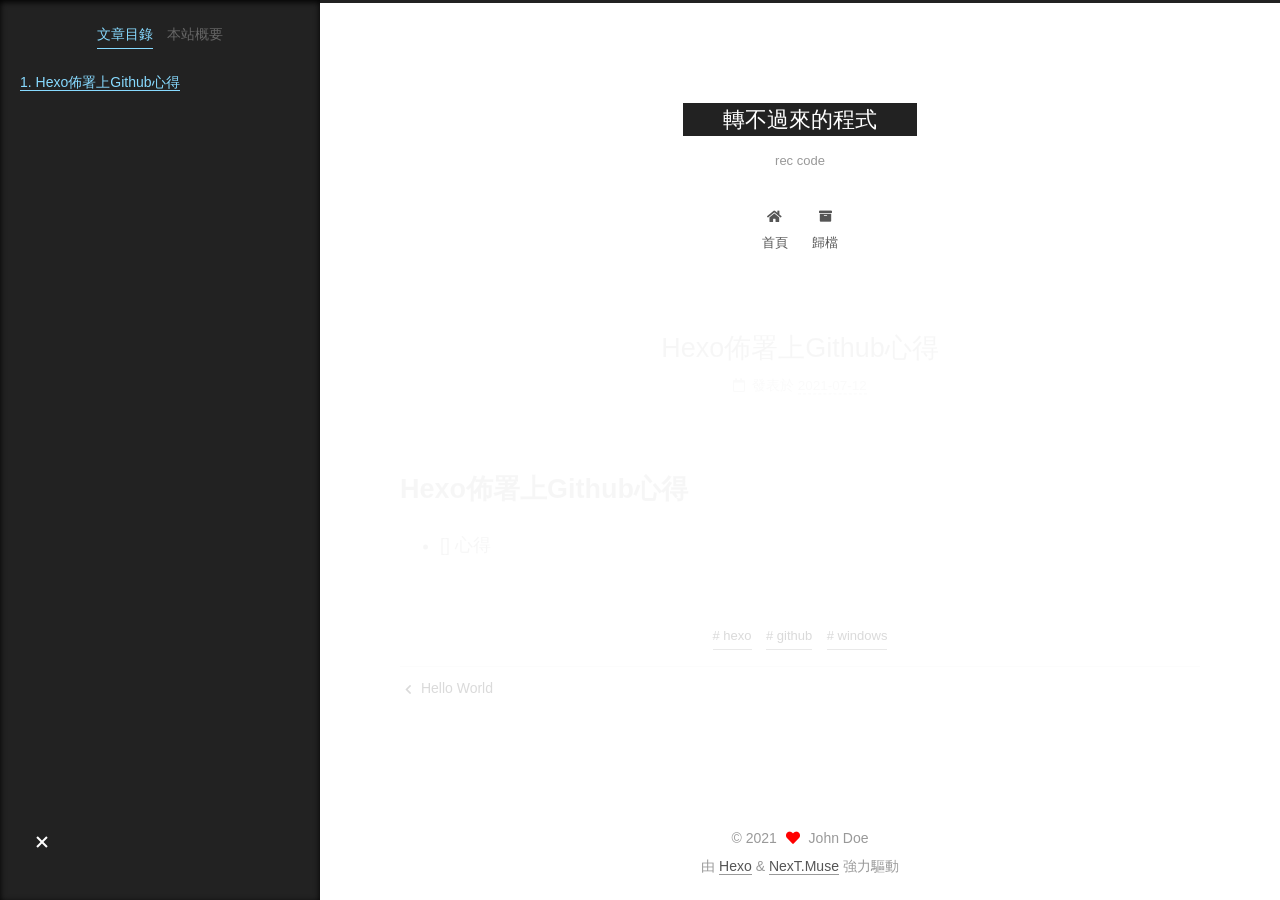
<file: 2021/07/12/test/index.html>
<!DOCTYPE html>
<html lang="zh-TW">
<head>
  <meta charset="UTF-8">
<meta name="viewport" content="width=device-width, initial-scale=1, maximum-scale=2">
<meta name="theme-color" content="#222">
<meta name="generator" content="Hexo 5.4.0">
  <link rel="apple-touch-icon" sizes="180x180" href="/images/apple-touch-icon-next.png">
  <link rel="icon" type="image/png" sizes="32x32" href="/images/favicon-32x32-next.png">
  <link rel="icon" type="image/png" sizes="16x16" href="/images/favicon-16x16-next.png">
  <link rel="mask-icon" href="/images/logo.svg" color="#222">

<link rel="stylesheet" href="/css/main.css">


<link rel="stylesheet" href="/lib/font-awesome/css/all.min.css">

<script id="hexo-configurations">
    var NexT = window.NexT || {};
    var CONFIG = {"hostname":"example.com","root":"/","scheme":"Muse","version":"7.8.0","exturl":false,"sidebar":{"position":"left","display":"post","padding":18,"offset":12,"onmobile":false},"copycode":{"enable":false,"show_result":false,"style":null},"back2top":{"enable":true,"sidebar":false,"scrollpercent":false},"bookmark":{"enable":false,"color":"#222","save":"auto"},"fancybox":false,"mediumzoom":false,"lazyload":false,"pangu":false,"comments":{"style":"tabs","active":null,"storage":true,"lazyload":false,"nav":null},"algolia":{"hits":{"per_page":10},"labels":{"input_placeholder":"Search for Posts","hits_empty":"We didn't find any results for the search: ${query}","hits_stats":"${hits} results found in ${time} ms"}},"localsearch":{"enable":false,"trigger":"auto","top_n_per_article":1,"unescape":false,"preload":false},"motion":{"enable":true,"async":false,"transition":{"post_block":"fadeIn","post_header":"slideDownIn","post_body":"slideDownIn","coll_header":"slideLeftIn","sidebar":"slideUpIn"}}};
  </script>

  <meta name="description" content="Hexo佈署上Github心得 [] 心得">
<meta property="og:type" content="article">
<meta property="og:title" content="Hexo佈署上Github心得">
<meta property="og:url" content="http://example.com/2021/07/12/test/index.html">
<meta property="og:site_name" content="轉不過來的程式">
<meta property="og:description" content="Hexo佈署上Github心得 [] 心得">
<meta property="og:locale" content="zh_TW">
<meta property="article:published_time" content="2021-07-12T08:29:47.000Z">
<meta property="article:modified_time" content="2021-07-12T09:13:23.761Z">
<meta property="article:author" content="John Doe">
<meta property="article:tag" content="hexo">
<meta property="article:tag" content="github">
<meta property="article:tag" content="windows">
<meta name="twitter:card" content="summary">

<link rel="canonical" href="http://example.com/2021/07/12/test/">


<script id="page-configurations">
  // https://hexo.io/docs/variables.html
  CONFIG.page = {
    sidebar: "",
    isHome : false,
    isPost : true,
    lang   : 'zh-TW'
  };
</script>

  <title>Hexo佈署上Github心得 | 轉不過來的程式</title>
  






  <noscript>
  <style>
  .use-motion .brand,
  .use-motion .menu-item,
  .sidebar-inner,
  .use-motion .post-block,
  .use-motion .pagination,
  .use-motion .comments,
  .use-motion .post-header,
  .use-motion .post-body,
  .use-motion .collection-header { opacity: initial; }

  .use-motion .site-title,
  .use-motion .site-subtitle {
    opacity: initial;
    top: initial;
  }

  .use-motion .logo-line-before i { left: initial; }
  .use-motion .logo-line-after i { right: initial; }
  </style>
</noscript>

</head>

<body itemscope itemtype="http://schema.org/WebPage">
  <div class="container use-motion">
    <div class="headband"></div>

    <header class="header" itemscope itemtype="http://schema.org/WPHeader">
      <div class="header-inner"><div class="site-brand-container">
  <div class="site-nav-toggle">
    <div class="toggle" aria-label="切換導航欄">
      <span class="toggle-line toggle-line-first"></span>
      <span class="toggle-line toggle-line-middle"></span>
      <span class="toggle-line toggle-line-last"></span>
    </div>
  </div>

  <div class="site-meta">

    <a href="/" class="brand" rel="start">
      <span class="logo-line-before"><i></i></span>
      <h1 class="site-title">轉不過來的程式</h1>
      <span class="logo-line-after"><i></i></span>
    </a>
      <p class="site-subtitle" itemprop="description">rec code</p>
  </div>

  <div class="site-nav-right">
    <div class="toggle popup-trigger">
    </div>
  </div>
</div>




<nav class="site-nav">
  <ul id="menu" class="main-menu menu">
        <li class="menu-item menu-item-home">

    <a href="/" rel="section"><i class="fa fa-home fa-fw"></i>首頁</a>

  </li>
        <li class="menu-item menu-item-archives">

    <a href="/archives/" rel="section"><i class="fa fa-archive fa-fw"></i>歸檔</a>

  </li>
  </ul>
</nav>




</div>
    </header>

    
  <div class="back-to-top">
    <i class="fa fa-arrow-up"></i>
    <span>0%</span>
  </div>


    <main class="main">
      <div class="main-inner">
        <div class="content-wrap">
          

          <div class="content post posts-expand">
            

    
  
  
  <article itemscope itemtype="http://schema.org/Article" class="post-block" lang="zh-TW">
    <link itemprop="mainEntityOfPage" href="http://example.com/2021/07/12/test/">

    <span hidden itemprop="author" itemscope itemtype="http://schema.org/Person">
      <meta itemprop="image" content="/images/avatar.gif">
      <meta itemprop="name" content="John Doe">
      <meta itemprop="description" content="code">
    </span>

    <span hidden itemprop="publisher" itemscope itemtype="http://schema.org/Organization">
      <meta itemprop="name" content="轉不過來的程式">
    </span>
      <header class="post-header">
        <h1 class="post-title" itemprop="name headline">
          Hexo佈署上Github心得
        </h1>

        <div class="post-meta">
            <span class="post-meta-item">
              <span class="post-meta-item-icon">
                <i class="far fa-calendar"></i>
              </span>
              <span class="post-meta-item-text">發表於</span>
              

              <time title="創建時間：2021-07-12 16:29:47 / 修改時間：17:13:23" itemprop="dateCreated datePublished" datetime="2021-07-12T16:29:47+08:00">2021-07-12</time>
            </span>

          

        </div>
      </header>

    
    
    
    <div class="post-body" itemprop="articleBody">

      
        <h1 id="Hexo佈署上Github心得"><a href="#Hexo佈署上Github心得" class="headerlink" title="Hexo佈署上Github心得"></a>Hexo佈署上Github心得</h1><ul>
<li>[] 心得</li>
</ul>

    </div>

    
    
    

      <footer class="post-footer">
          <div class="post-tags">
              <a href="/tags/hexo/" rel="tag"># hexo</a>
              <a href="/tags/github/" rel="tag"># github</a>
              <a href="/tags/windows/" rel="tag"># windows</a>
          </div>

        


        
    <div class="post-nav">
      <div class="post-nav-item">
    <a href="/2021/07/12/hello-world/" rel="prev" title="Hello World">
      <i class="fa fa-chevron-left"></i> Hello World
    </a></div>
      <div class="post-nav-item"></div>
    </div>
      </footer>
    
  </article>
  
  
  



          </div>
          

<script>
  window.addEventListener('tabs:register', () => {
    let { activeClass } = CONFIG.comments;
    if (CONFIG.comments.storage) {
      activeClass = localStorage.getItem('comments_active') || activeClass;
    }
    if (activeClass) {
      let activeTab = document.querySelector(`a[href="#comment-${activeClass}"]`);
      if (activeTab) {
        activeTab.click();
      }
    }
  });
  if (CONFIG.comments.storage) {
    window.addEventListener('tabs:click', event => {
      if (!event.target.matches('.tabs-comment .tab-content .tab-pane')) return;
      let commentClass = event.target.classList[1];
      localStorage.setItem('comments_active', commentClass);
    });
  }
</script>

        </div>
          
  
  <div class="toggle sidebar-toggle">
    <span class="toggle-line toggle-line-first"></span>
    <span class="toggle-line toggle-line-middle"></span>
    <span class="toggle-line toggle-line-last"></span>
  </div>

  <aside class="sidebar">
    <div class="sidebar-inner">

      <ul class="sidebar-nav motion-element">
        <li class="sidebar-nav-toc">
          文章目錄
        </li>
        <li class="sidebar-nav-overview">
          本站概要
        </li>
      </ul>

      <!--noindex-->
      <div class="post-toc-wrap sidebar-panel">
          <div class="post-toc motion-element"><ol class="nav"><li class="nav-item nav-level-1"><a class="nav-link" href="#Hexo%E4%BD%88%E7%BD%B2%E4%B8%8AGithub%E5%BF%83%E5%BE%97"><span class="nav-number">1.</span> <span class="nav-text">Hexo佈署上Github心得</span></a></li></ol></div>
      </div>
      <!--/noindex-->

      <div class="site-overview-wrap sidebar-panel">
        <div class="site-author motion-element" itemprop="author" itemscope itemtype="http://schema.org/Person">
  <p class="site-author-name" itemprop="name">John Doe</p>
  <div class="site-description" itemprop="description">code</div>
</div>
<div class="site-state-wrap motion-element">
  <nav class="site-state">
      <div class="site-state-item site-state-posts">
          <a href="/archives/">
        
          <span class="site-state-item-count">2</span>
          <span class="site-state-item-name">文章</span>
        </a>
      </div>
      <div class="site-state-item site-state-tags">
        <span class="site-state-item-count">3</span>
        <span class="site-state-item-name">標籤</span>
      </div>
  </nav>
</div>



      </div>

    </div>
  </aside>
  <div id="sidebar-dimmer"></div>


      </div>
    </main>

    <footer class="footer">
      <div class="footer-inner">
        

        

<div class="copyright">
  
  &copy; 
  <span itemprop="copyrightYear">2021</span>
  <span class="with-love">
    <i class="fa fa-heart"></i>
  </span>
  <span class="author" itemprop="copyrightHolder">John Doe</span>
</div>
  <div class="powered-by">由 <a href="https://hexo.io/" class="theme-link" rel="noopener" target="_blank">Hexo</a> & <a href="https://muse.theme-next.org/" class="theme-link" rel="noopener" target="_blank">NexT.Muse</a> 強力驅動
  </div>

        








      </div>
    </footer>
  </div>

  
  <script src="/lib/anime.min.js"></script>
  <script src="/lib/velocity/velocity.min.js"></script>
  <script src="/lib/velocity/velocity.ui.min.js"></script>

<script src="/js/utils.js"></script>

<script src="/js/motion.js"></script>


<script src="/js/schemes/muse.js"></script>


<script src="/js/next-boot.js"></script>




  















  

  

</body>
</html>
</file>
<file: css/main.css>
:root {
  --body-bg-color: #fff;
  --content-bg-color: #fff;
  --card-bg-color: #f5f5f5;
  --text-color: #555;
  --blockquote-color: #666;
  --link-color: #555;
  --link-hover-color: #222;
  --brand-color: #fff;
  --brand-hover-color: #fff;
  --table-row-odd-bg-color: #f9f9f9;
  --table-row-hover-bg-color: #f5f5f5;
  --menu-item-bg-color: #f5f5f5;
  --btn-default-bg: #222;
  --btn-default-color: #fff;
  --btn-default-border-color: #222;
  --btn-default-hover-bg: #fff;
  --btn-default-hover-color: #222;
  --btn-default-hover-border-color: #222;
}
html {
  line-height: 1.15; /* 1 */
  -webkit-text-size-adjust: 100%; /* 2 */
}
body {
  margin: 0;
}
main {
  display: block;
}
h1 {
  font-size: 2em;
  margin: 0.67em 0;
}
hr {
  box-sizing: content-box; /* 1 */
  height: 0; /* 1 */
  overflow: visible; /* 2 */
}
pre {
  font-family: monospace, monospace; /* 1 */
  font-size: 1em; /* 2 */
}
a {
  background: transparent;
}
abbr[title] {
  border-bottom: none; /* 1 */
  text-decoration: underline; /* 2 */
  text-decoration: underline dotted; /* 2 */
}
b,
strong {
  font-weight: bolder;
}
code,
kbd,
samp {
  font-family: monospace, monospace; /* 1 */
  font-size: 1em; /* 2 */
}
small {
  font-size: 80%;
}
sub,
sup {
  font-size: 75%;
  line-height: 0;
  position: relative;
  vertical-align: baseline;
}
sub {
  bottom: -0.25em;
}
sup {
  top: -0.5em;
}
img {
  border-style: none;
}
button,
input,
optgroup,
select,
textarea {
  font-family: inherit; /* 1 */
  font-size: 100%; /* 1 */
  line-height: 1.15; /* 1 */
  margin: 0; /* 2 */
}
button,
input {
/* 1 */
  overflow: visible;
}
button,
select {
/* 1 */
  text-transform: none;
}
button,
[type='button'],
[type='reset'],
[type='submit'] {
  -webkit-appearance: button;
}
button::-moz-focus-inner,
[type='button']::-moz-focus-inner,
[type='reset']::-moz-focus-inner,
[type='submit']::-moz-focus-inner {
  border-style: none;
  padding: 0;
}
button:-moz-focusring,
[type='button']:-moz-focusring,
[type='reset']:-moz-focusring,
[type='submit']:-moz-focusring {
  outline: 1px dotted ButtonText;
}
fieldset {
  padding: 0.35em 0.75em 0.625em;
}
legend {
  box-sizing: border-box; /* 1 */
  color: inherit; /* 2 */
  display: table; /* 1 */
  max-width: 100%; /* 1 */
  padding: 0; /* 3 */
  white-space: normal; /* 1 */
}
progress {
  vertical-align: baseline;
}
textarea {
  overflow: auto;
}
[type='checkbox'],
[type='radio'] {
  box-sizing: border-box; /* 1 */
  padding: 0; /* 2 */
}
[type='number']::-webkit-inner-spin-button,
[type='number']::-webkit-outer-spin-button {
  height: auto;
}
[type='search'] {
  outline-offset: -2px; /* 2 */
  -webkit-appearance: textfield; /* 1 */
}
[type='search']::-webkit-search-decoration {
  -webkit-appearance: none;
}
::-webkit-file-upload-button {
  font: inherit; /* 2 */
  -webkit-appearance: button; /* 1 */
}
details {
  display: block;
}
summary {
  display: list-item;
}
template {
  display: none;
}
[hidden] {
  display: none;
}
::selection {
  background: #262a30;
  color: #eee;
}
html,
body {
  height: 100%;
}
body {
  background: var(--body-bg-color);
  color: var(--text-color);
  font-family: 'Lato', "PingFang SC", "Microsoft YaHei", sans-serif;
  font-size: 1em;
  line-height: 2;
}
@media (max-width: 991px) {
  body {
    padding-left: 0 !important;
    padding-right: 0 !important;
  }
}
h1,
h2,
h3,
h4,
h5,
h6 {
  font-family: 'Lato', "PingFang SC", "Microsoft YaHei", sans-serif;
  font-weight: bold;
  line-height: 1.5;
  margin: 20px 0 15px;
}
h1 {
  font-size: 1.5em;
}
h2 {
  font-size: 1.375em;
}
h3 {
  font-size: 1.25em;
}
h4 {
  font-size: 1.125em;
}
h5 {
  font-size: 1em;
}
h6 {
  font-size: 0.875em;
}
p {
  margin: 0 0 20px 0;
}
a,
span.exturl {
  border-bottom: 1px solid #999;
  color: var(--link-color);
  outline: 0;
  text-decoration: none;
  overflow-wrap: break-word;
  word-wrap: break-word;
  cursor: pointer;
}
a:hover,
span.exturl:hover {
  border-bottom-color: var(--link-hover-color);
  color: var(--link-hover-color);
}
iframe,
img,
video {
  display: block;
  margin-left: auto;
  margin-right: auto;
  max-width: 100%;
}
hr {
  background-image: repeating-linear-gradient(-45deg, #ddd, #ddd 4px, transparent 4px, transparent 8px);
  border: 0;
  height: 3px;
  margin: 40px 0;
}
blockquote {
  border-left: 4px solid #ddd;
  color: var(--blockquote-color);
  margin: 0;
  padding: 0 15px;
}
blockquote cite::before {
  content: '-';
  padding: 0 5px;
}
dt {
  font-weight: bold;
}
dd {
  margin: 0;
  padding: 0;
}
kbd {
  background-color: #f5f5f5;
  background-image: linear-gradient(#eee, #fff, #eee);
  border: 1px solid #ccc;
  border-radius: 0.2em;
  box-shadow: 0.1em 0.1em 0.2em rgba(0,0,0,0.1);
  color: #555;
  font-family: inherit;
  padding: 0.1em 0.3em;
  white-space: nowrap;
}
.table-container {
  overflow: auto;
}
table {
  border-collapse: collapse;
  border-spacing: 0;
  font-size: 0.875em;
  margin: 0 0 20px 0;
  width: 100%;
}
tbody tr:nth-of-type(odd) {
  background: var(--table-row-odd-bg-color);
}
tbody tr:hover {
  background: var(--table-row-hover-bg-color);
}
caption,
th,
td {
  font-weight: normal;
  padding: 8px;
  vertical-align: middle;
}
th,
td {
  border: 1px solid #ddd;
  border-bottom: 3px solid #ddd;
}
th {
  font-weight: 700;
  padding-bottom: 10px;
}
td {
  border-bottom-width: 1px;
}
.btn {
  background: var(--btn-default-bg);
  border: 2px solid var(--btn-default-border-color);
  border-radius: 0;
  color: var(--btn-default-color);
  display: inline-block;
  font-size: 0.875em;
  line-height: 2;
  padding: 0 20px;
  text-decoration: none;
  transition-property: background-color;
  transition-delay: 0s;
  transition-duration: 0.2s;
  transition-timing-function: ease-in-out;
}
.btn:hover {
  background: var(--btn-default-hover-bg);
  border-color: var(--btn-default-hover-border-color);
  color: var(--btn-default-hover-color);
}
.btn + .btn {
  margin: 0 0 8px 8px;
}
.btn .fa-fw {
  text-align: left;
  width: 1.285714285714286em;
}
.toggle {
  line-height: 0;
}
.toggle .toggle-line {
  background: #fff;
  display: inline-block;
  height: 2px;
  left: 0;
  position: relative;
  top: 0;
  transition: all 0.4s;
  vertical-align: top;
  width: 100%;
}
.toggle .toggle-line:not(:first-child) {
  margin-top: 3px;
}
.toggle.toggle-arrow .toggle-line-first {
  left: 50%;
  top: 2px;
  transform: rotate(45deg);
  width: 50%;
}
.toggle.toggle-arrow .toggle-line-middle {
  left: 2px;
  width: 90%;
}
.toggle.toggle-arrow .toggle-line-last {
  left: 50%;
  top: -2px;
  transform: rotate(-45deg);
  width: 50%;
}
.toggle.toggle-close .toggle-line-first {
  transform: rotate(-45deg);
  top: 5px;
}
.toggle.toggle-close .toggle-line-middle {
  opacity: 0;
}
.toggle.toggle-close .toggle-line-last {
  transform: rotate(45deg);
  top: -5px;
}
.highlight,
pre {
  background: #f7f7f7;
  color: #4d4d4c;
  line-height: 1.6;
  margin: 0 auto 20px;
}
pre,
code {
  font-family: consolas, Menlo, monospace, "PingFang SC", "Microsoft YaHei";
}
code {
  background: #eee;
  border-radius: 3px;
  color: #555;
  padding: 2px 4px;
  overflow-wrap: break-word;
  word-wrap: break-word;
}
.highlight *::selection {
  background: #d6d6d6;
}
.highlight pre {
  border: 0;
  margin: 0;
  padding: 10px 0;
}
.highlight table {
  border: 0;
  margin: 0;
  width: auto;
}
.highlight td {
  border: 0;
  padding: 0;
}
.highlight figcaption {
  background: #eff2f3;
  color: #4d4d4c;
  display: flex;
  font-size: 0.875em;
  justify-content: space-between;
  line-height: 1.2;
  padding: 0.5em;
}
.highlight figcaption a {
  color: #4d4d4c;
}
.highlight figcaption a:hover {
  border-bottom-color: #4d4d4c;
}
.highlight .gutter {
  -moz-user-select: none;
  -ms-user-select: none;
  -webkit-user-select: none;
  user-select: none;
}
.highlight .gutter pre {
  background: #eff2f3;
  color: #869194;
  padding-left: 10px;
  padding-right: 10px;
  text-align: right;
}
.highlight .code pre {
  background: #f7f7f7;
  padding-left: 10px;
  width: 100%;
}
.gist table {
  width: auto;
}
.gist table td {
  border: 0;
}
pre {
  overflow: auto;
  padding: 10px;
}
pre code {
  background: none;
  color: #4d4d4c;
  font-size: 0.875em;
  padding: 0;
  text-shadow: none;
}
pre .deletion {
  background: #fdd;
}
pre .addition {
  background: #dfd;
}
pre .meta {
  color: #eab700;
  -moz-user-select: none;
  -ms-user-select: none;
  -webkit-user-select: none;
  user-select: none;
}
pre .comment {
  color: #8e908c;
}
pre .variable,
pre .attribute,
pre .tag,
pre .name,
pre .regexp,
pre .ruby .constant,
pre .xml .tag .title,
pre .xml .pi,
pre .xml .doctype,
pre .html .doctype,
pre .css .id,
pre .css .class,
pre .css .pseudo {
  color: #c82829;
}
pre .number,
pre .preprocessor,
pre .built_in,
pre .builtin-name,
pre .literal,
pre .params,
pre .constant,
pre .command {
  color: #f5871f;
}
pre .ruby .class .title,
pre .css .rules .attribute,
pre .string,
pre .symbol,
pre .value,
pre .inheritance,
pre .header,
pre .ruby .symbol,
pre .xml .cdata,
pre .special,
pre .formula {
  color: #718c00;
}
pre .title,
pre .css .hexcolor {
  color: #3e999f;
}
pre .function,
pre .python .decorator,
pre .python .title,
pre .ruby .function .title,
pre .ruby .title .keyword,
pre .perl .sub,
pre .javascript .title,
pre .coffeescript .title {
  color: #4271ae;
}
pre .keyword,
pre .javascript .function {
  color: #8959a8;
}
.blockquote-center {
  border-left: none;
  margin: 40px 0;
  padding: 0;
  position: relative;
  text-align: center;
}
.blockquote-center .fa {
  display: block;
  opacity: 0.6;
  position: absolute;
  width: 100%;
}
.blockquote-center .fa-quote-left {
  border-top: 1px solid #ccc;
  text-align: left;
  top: -20px;
}
.blockquote-center .fa-quote-right {
  border-bottom: 1px solid #ccc;
  text-align: right;
  bottom: -20px;
}
.blockquote-center p,
.blockquote-center div {
  text-align: center;
}
.post-body .group-picture img {
  margin: 0 auto;
  padding: 0 3px;
}
.group-picture-row {
  margin-bottom: 6px;
  overflow: hidden;
}
.group-picture-column {
  float: left;
  margin-bottom: 10px;
}
.post-body .label {
  color: #555;
  display: inline;
  padding: 0 2px;
}
.post-body .label.default {
  background: #f0f0f0;
}
.post-body .label.primary {
  background: #efe6f7;
}
.post-body .label.info {
  background: #e5f2f8;
}
.post-body .label.success {
  background: #e7f4e9;
}
.post-body .label.warning {
  background: #fcf6e1;
}
.post-body .label.danger {
  background: #fae8eb;
}
.post-body .tabs {
  margin-bottom: 20px;
}
.post-body .tabs,
.tabs-comment {
  display: block;
  padding-top: 10px;
  position: relative;
}
.post-body .tabs ul.nav-tabs,
.tabs-comment ul.nav-tabs {
  display: flex;
  flex-wrap: wrap;
  margin: 0;
  margin-bottom: -1px;
  padding: 0;
}
@media (max-width: 413px) {
  .post-body .tabs ul.nav-tabs,
  .tabs-comment ul.nav-tabs {
    display: block;
    margin-bottom: 5px;
  }
}
.post-body .tabs ul.nav-tabs li.tab,
.tabs-comment ul.nav-tabs li.tab {
  border-bottom: 1px solid #ddd;
  border-left: 1px solid transparent;
  border-right: 1px solid transparent;
  border-top: 3px solid transparent;
  flex-grow: 1;
  list-style-type: none;
  border-radius: 0 0 0 0;
}
@media (max-width: 413px) {
  .post-body .tabs ul.nav-tabs li.tab,
  .tabs-comment ul.nav-tabs li.tab {
    border-bottom: 1px solid transparent;
    border-left: 3px solid transparent;
    border-right: 1px solid transparent;
    border-top: 1px solid transparent;
  }
}
@media (max-width: 413px) {
  .post-body .tabs ul.nav-tabs li.tab,
  .tabs-comment ul.nav-tabs li.tab {
    border-radius: 0;
  }
}
.post-body .tabs ul.nav-tabs li.tab a,
.tabs-comment ul.nav-tabs li.tab a {
  border-bottom: initial;
  display: block;
  line-height: 1.8;
  outline: 0;
  padding: 0.25em 0.75em;
  text-align: center;
  transition-delay: 0s;
  transition-duration: 0.2s;
  transition-timing-function: ease-out;
}
.post-body .tabs ul.nav-tabs li.tab a i,
.tabs-comment ul.nav-tabs li.tab a i {
  width: 1.285714285714286em;
}
.post-body .tabs ul.nav-tabs li.tab.active,
.tabs-comment ul.nav-tabs li.tab.active {
  border-bottom: 1px solid transparent;
  border-left: 1px solid #ddd;
  border-right: 1px solid #ddd;
  border-top: 3px solid #fc6423;
}
@media (max-width: 413px) {
  .post-body .tabs ul.nav-tabs li.tab.active,
  .tabs-comment ul.nav-tabs li.tab.active {
    border-bottom: 1px solid #ddd;
    border-left: 3px solid #fc6423;
    border-right: 1px solid #ddd;
    border-top: 1px solid #ddd;
  }
}
.post-body .tabs ul.nav-tabs li.tab.active a,
.tabs-comment ul.nav-tabs li.tab.active a {
  color: var(--link-color);
  cursor: default;
}
.post-body .tabs .tab-content .tab-pane,
.tabs-comment .tab-content .tab-pane {
  border: 1px solid #ddd;
  border-top: 0;
  padding: 20px 20px 0 20px;
  border-radius: 0;
}
.post-body .tabs .tab-content .tab-pane:not(.active),
.tabs-comment .tab-content .tab-pane:not(.active) {
  display: none;
}
.post-body .tabs .tab-content .tab-pane.active,
.tabs-comment .tab-content .tab-pane.active {
  display: block;
}
.post-body .tabs .tab-content .tab-pane.active:nth-of-type(1),
.tabs-comment .tab-content .tab-pane.active:nth-of-type(1) {
  border-radius: 0 0 0 0;
}
@media (max-width: 413px) {
  .post-body .tabs .tab-content .tab-pane.active:nth-of-type(1),
  .tabs-comment .tab-content .tab-pane.active:nth-of-type(1) {
    border-radius: 0;
  }
}
.post-body .note {
  border-radius: 3px;
  margin-bottom: 20px;
  padding: 1em;
  position: relative;
  border: 1px solid #eee;
  border-left-width: 5px;
}
.post-body .note h2,
.post-body .note h3,
.post-body .note h4,
.post-body .note h5,
.post-body .note h6 {
  margin-top: 0;
  border-bottom: initial;
  margin-bottom: 0;
  padding-top: 0;
}
.post-body .note p:first-child,
.post-body .note ul:first-child,
.post-body .note ol:first-child,
.post-body .note table:first-child,
.post-body .note pre:first-child,
.post-body .note blockquote:first-child,
.post-body .note img:first-child {
  margin-top: 0;
}
.post-body .note p:last-child,
.post-body .note ul:last-child,
.post-body .note ol:last-child,
.post-body .note table:last-child,
.post-body .note pre:last-child,
.post-body .note blockquote:last-child,
.post-body .note img:last-child {
  margin-bottom: 0;
}
.post-body .note.default {
  border-left-color: #777;
}
.post-body .note.default h2,
.post-body .note.default h3,
.post-body .note.default h4,
.post-body .note.default h5,
.post-body .note.default h6 {
  color: #777;
}
.post-body .note.primary {
  border-left-color: #6f42c1;
}
.post-body .note.primary h2,
.post-body .note.primary h3,
.post-body .note.primary h4,
.post-body .note.primary h5,
.post-body .note.primary h6 {
  color: #6f42c1;
}
.post-body .note.info {
  border-left-color: #428bca;
}
.post-body .note.info h2,
.post-body .note.info h3,
.post-body .note.info h4,
.post-body .note.info h5,
.post-body .note.info h6 {
  color: #428bca;
}
.post-body .note.success {
  border-left-color: #5cb85c;
}
.post-body .note.success h2,
.post-body .note.success h3,
.post-body .note.success h4,
.post-body .note.success h5,
.post-body .note.success h6 {
  color: #5cb85c;
}
.post-body .note.warning {
  border-left-color: #f0ad4e;
}
.post-body .note.warning h2,
.post-body .note.warning h3,
.post-body .note.warning h4,
.post-body .note.warning h5,
.post-body .note.warning h6 {
  color: #f0ad4e;
}
.post-body .note.danger {
  border-left-color: #d9534f;
}
.post-body .note.danger h2,
.post-body .note.danger h3,
.post-body .note.danger h4,
.post-body .note.danger h5,
.post-body .note.danger h6 {
  color: #d9534f;
}
.pagination .prev,
.pagination .next,
.pagination .page-number,
.pagination .space {
  display: inline-block;
  margin: 0 10px;
  padding: 0 11px;
  position: relative;
  top: -1px;
}
@media (max-width: 767px) {
  .pagination .prev,
  .pagination .next,
  .pagination .page-number,
  .pagination .space {
    margin: 0 5px;
  }
}
.pagination {
  border-top: 1px solid #eee;
  margin: 120px 0 0;
  text-align: center;
}
.pagination .prev,
.pagination .next,
.pagination .page-number {
  border-bottom: 0;
  border-top: 1px solid #eee;
  transition-property: border-color;
  transition-delay: 0s;
  transition-duration: 0.2s;
  transition-timing-function: ease-in-out;
}
.pagination .prev:hover,
.pagination .next:hover,
.pagination .page-number:hover {
  border-top-color: #222;
}
.pagination .space {
  margin: 0;
  padding: 0;
}
.pagination .prev {
  margin-left: 0;
}
.pagination .next {
  margin-right: 0;
}
.pagination .page-number.current {
  background: #ccc;
  border-top-color: #ccc;
  color: #fff;
}
@media (max-width: 767px) {
  .pagination {
    border-top: none;
  }
  .pagination .prev,
  .pagination .next,
  .pagination .page-number {
    border-bottom: 1px solid #eee;
    border-top: 0;
    margin-bottom: 10px;
    padding: 0 10px;
  }
  .pagination .prev:hover,
  .pagination .next:hover,
  .pagination .page-number:hover {
    border-bottom-color: #222;
  }
}
.comments {
  margin-top: 60px;
  overflow: hidden;
}
.comment-button-group {
  display: flex;
  flex-wrap: wrap-reverse;
  justify-content: center;
  margin: 1em 0;
}
.comment-button-group .comment-button {
  margin: 0.1em 0.2em;
}
.comment-button-group .comment-button.active {
  background: var(--btn-default-hover-bg);
  border-color: var(--btn-default-hover-border-color);
  color: var(--btn-default-hover-color);
}
.comment-position {
  display: none;
}
.comment-position.active {
  display: block;
}
.tabs-comment {
  background: var(--content-bg-color);
  margin-top: 4em;
  padding-top: 0;
}
.tabs-comment .comments {
  border: 0;
  box-shadow: none;
  margin-top: 0;
  padding-top: 0;
}
.container {
  min-height: 100%;
  position: relative;
}
.main-inner {
  margin: 0 auto;
  width: 700px;
}
@media (min-width: 1200px) {
  .main-inner {
    width: 800px;
  }
}
@media (min-width: 1600px) {
  .main-inner {
    width: 900px;
  }
}
@media (max-width: 767px) {
  .content-wrap {
    padding: 0 20px;
  }
}
.header {
  background: transparent;
}
.header-inner {
  margin: 0 auto;
  width: 700px;
}
@media (min-width: 1200px) {
  .header-inner {
    width: 800px;
  }
}
@media (min-width: 1600px) {
  .header-inner {
    width: 900px;
  }
}
.site-brand-container {
  display: flex;
  flex-shrink: 0;
  padding: 0 10px;
}
.headband {
  background: #222;
  height: 3px;
}
.site-meta {
  flex-grow: 1;
  text-align: center;
}
@media (max-width: 767px) {
  .site-meta {
    text-align: center;
  }
}
.brand {
  border-bottom: none;
  color: var(--brand-color);
  display: inline-block;
  line-height: 1.375em;
  padding: 0 40px;
  position: relative;
}
.brand:hover {
  color: var(--brand-hover-color);
}
.site-title {
  font-family: 'Lato', "PingFang SC", "Microsoft YaHei", sans-serif;
  font-size: 1.375em;
  font-weight: normal;
  margin: 0;
}
.site-subtitle {
  color: #999;
  font-size: 0.8125em;
  margin: 10px 0;
}
.use-motion .brand {
  opacity: 0;
}
.use-motion .site-title,
.use-motion .site-subtitle,
.use-motion .custom-logo-image {
  opacity: 0;
  position: relative;
  top: -10px;
}
.site-nav-toggle,
.site-nav-right {
  display: none;
}
@media (max-width: 767px) {
  .site-nav-toggle,
  .site-nav-right {
    display: flex;
    flex-direction: column;
    justify-content: center;
  }
}
.site-nav-toggle .toggle,
.site-nav-right .toggle {
  color: var(--text-color);
  padding: 10px;
  width: 22px;
}
.site-nav-toggle .toggle .toggle-line,
.site-nav-right .toggle .toggle-line {
  background: var(--text-color);
  border-radius: 1px;
}
.site-nav {
  display: block;
}
@media (max-width: 767px) {
  .site-nav {
    clear: both;
    display: none;
  }
}
.site-nav.site-nav-on {
  display: block;
}
.menu {
  margin-top: 20px;
  padding-left: 0;
  text-align: center;
}
.menu-item {
  display: inline-block;
  list-style: none;
  margin: 0 10px;
}
@media (max-width: 767px) {
  .menu-item {
    display: block;
    margin-top: 10px;
  }
  .menu-item.menu-item-search {
    display: none;
  }
}
.menu-item a,
.menu-item span.exturl {
  border-bottom: 0;
  display: block;
  font-size: 0.8125em;
  transition-property: border-color;
  transition-delay: 0s;
  transition-duration: 0.2s;
  transition-timing-function: ease-in-out;
}
@media (hover: none) {
  .menu-item a:hover,
  .menu-item span.exturl:hover {
    border-bottom-color: transparent !important;
  }
}
.menu-item .fa,
.menu-item .fab,
.menu-item .far,
.menu-item .fas {
  margin-right: 8px;
}
.menu-item .badge {
  display: inline-block;
  font-weight: bold;
  line-height: 1;
  margin-left: 0.35em;
  margin-top: 0.35em;
  text-align: center;
  white-space: nowrap;
}
@media (max-width: 767px) {
  .menu-item .badge {
    float: right;
    margin-left: 0;
  }
}
.menu-item-active a,
.menu .menu-item a:hover,
.menu .menu-item span.exturl:hover {
  background: var(--menu-item-bg-color);
}
.use-motion .menu-item {
  opacity: 0;
}
.sidebar {
  background: #222;
  bottom: 0;
  box-shadow: inset 0 2px 6px #000;
  position: fixed;
  top: 0;
}
@media (max-width: 991px) {
  .sidebar {
    display: none;
  }
}
.sidebar-inner {
  color: #999;
  padding: 18px 10px;
  text-align: center;
}
.cc-license {
  margin-top: 10px;
  text-align: center;
}
.cc-license .cc-opacity {
  border-bottom: none;
  opacity: 0.7;
}
.cc-license .cc-opacity:hover {
  opacity: 0.9;
}
.cc-license img {
  display: inline-block;
}
.site-author-image {
  border: 2px solid #333;
  display: block;
  margin: 0 auto;
  max-width: 96px;
  padding: 2px;
}
.site-author-name {
  color: #f5f5f5;
  font-weight: normal;
  margin: 5px 0 0;
  text-align: center;
}
.site-description {
  color: #999;
  font-size: 1em;
  margin-top: 5px;
  text-align: center;
}
.links-of-author {
  margin-top: 15px;
}
.links-of-author a,
.links-of-author span.exturl {
  border-bottom-color: #555;
  display: inline-block;
  font-size: 0.8125em;
  margin-bottom: 10px;
  margin-right: 10px;
  vertical-align: middle;
}
.links-of-author a::before,
.links-of-author span.exturl::before {
  background: #abff98;
  border-radius: 50%;
  content: ' ';
  display: inline-block;
  height: 4px;
  margin-right: 3px;
  vertical-align: middle;
  width: 4px;
}
.sidebar-button {
  margin-top: 15px;
}
.sidebar-button a {
  border: 1px solid #fc6423;
  border-radius: 4px;
  color: #fc6423;
  display: inline-block;
  padding: 0 15px;
}
.sidebar-button a .fa,
.sidebar-button a .fab,
.sidebar-button a .far,
.sidebar-button a .fas {
  margin-right: 5px;
}
.sidebar-button a:hover {
  background: #fc6423;
  border: 1px solid #fc6423;
  color: #fff;
}
.sidebar-button a:hover .fa,
.sidebar-button a:hover .fab,
.sidebar-button a:hover .far,
.sidebar-button a:hover .fas {
  color: #fff;
}
.links-of-blogroll {
  font-size: 0.8125em;
  margin-top: 10px;
}
.links-of-blogroll-title {
  font-size: 0.875em;
  font-weight: 600;
  margin-top: 0;
}
.links-of-blogroll-list {
  list-style: none;
  margin: 0;
  padding: 0;
}
#sidebar-dimmer {
  display: none;
}
@media (max-width: 767px) {
  #sidebar-dimmer {
    background: #000;
    display: block;
    height: 100%;
    left: 100%;
    opacity: 0;
    position: fixed;
    top: 0;
    width: 100%;
    z-index: 1100;
  }
  .sidebar-active + #sidebar-dimmer {
    opacity: 0.7;
    transform: translateX(-100%);
    transition: opacity 0.5s;
  }
}
.sidebar-nav {
  margin: 0;
  padding-bottom: 20px;
  padding-left: 0;
}
.sidebar-nav li {
  border-bottom: 1px solid transparent;
  color: #666;
  cursor: pointer;
  display: inline-block;
  font-size: 0.875em;
}
.sidebar-nav li.sidebar-nav-overview {
  margin-left: 10px;
}
.sidebar-nav li:hover {
  color: #f5f5f5;
}
.sidebar-nav .sidebar-nav-active {
  border-bottom-color: #87daff;
  color: #87daff;
}
.sidebar-nav .sidebar-nav-active:hover {
  color: #87daff;
}
.sidebar-panel {
  display: none;
  overflow-x: hidden;
  overflow-y: auto;
}
.sidebar-panel-active {
  display: block;
}
.sidebar-toggle {
  background: #222;
  bottom: 45px;
  cursor: pointer;
  height: 14px;
  left: 30px;
  padding: 5px;
  position: fixed;
  width: 14px;
  z-index: 1300;
}
@media (max-width: 991px) {
  .sidebar-toggle {
    left: 20px;
    opacity: 0.8;
    display: none;
  }
}
.sidebar-toggle:hover .toggle-line {
  background: #87daff;
}
.post-toc {
  font-size: 0.875em;
}
.post-toc ol {
  list-style: none;
  margin: 0;
  padding: 0 2px 5px 10px;
  text-align: left;
}
.post-toc ol > ol {
  padding-left: 0;
}
.post-toc ol a {
  transition-property: all;
  transition-delay: 0s;
  transition-duration: 0.2s;
  transition-timing-function: ease-in-out;
}
.post-toc .nav-item {
  line-height: 1.8;
  overflow: hidden;
  text-overflow: ellipsis;
  white-space: nowrap;
}
.post-toc .nav .nav-child {
  display: none;
}
.post-toc .nav .active > .nav-child {
  display: block;
}
.post-toc .nav .active-current > .nav-child {
  display: block;
}
.post-toc .nav .active-current > .nav-child > .nav-item {
  display: block;
}
.post-toc .nav .active > a {
  border-bottom-color: #87daff;
  color: #87daff;
}
.post-toc .nav .active-current > a {
  color: #87daff;
}
.post-toc .nav .active-current > a:hover {
  color: #87daff;
}
.site-state {
  display: flex;
  justify-content: center;
  line-height: 1.4;
  margin-top: 10px;
  overflow: hidden;
  text-align: center;
  white-space: nowrap;
}
.site-state-item {
  padding: 0 15px;
}
.site-state-item:not(:first-child) {
  border-left: 1px solid #333;
}
.site-state-item a {
  border-bottom: none;
}
.site-state-item-count {
  display: block;
  font-size: 1.25em;
  font-weight: 600;
  text-align: center;
}
.site-state-item-name {
  color: inherit;
  font-size: 0.875em;
}
.footer {
  color: #999;
  font-size: 0.875em;
  padding: 20px 0;
}
.footer.footer-fixed {
  bottom: 0;
  left: 0;
  position: absolute;
  right: 0;
}
.footer-inner {
  box-sizing: border-box;
  margin: 0 auto;
  text-align: center;
  width: 700px;
}
@media (min-width: 1200px) {
  .footer-inner {
    width: 800px;
  }
}
@media (min-width: 1600px) {
  .footer-inner {
    width: 900px;
  }
}
.languages {
  display: inline-block;
  font-size: 1.125em;
  position: relative;
}
.languages .lang-select-label span {
  margin: 0 0.5em;
}
.languages .lang-select {
  height: 100%;
  left: 0;
  opacity: 0;
  position: absolute;
  top: 0;
  width: 100%;
}
.with-love {
  color: #ff0000;
  display: inline-block;
  margin: 0 5px;
}
.powered-by,
.theme-info {
  display: inline-block;
}
@-moz-keyframes iconAnimate {
  0%, 100% {
    transform: scale(1);
  }
  10%, 30% {
    transform: scale(0.9);
  }
  20%, 40%, 60%, 80% {
    transform: scale(1.1);
  }
  50%, 70% {
    transform: scale(1.1);
  }
}
@-webkit-keyframes iconAnimate {
  0%, 100% {
    transform: scale(1);
  }
  10%, 30% {
    transform: scale(0.9);
  }
  20%, 40%, 60%, 80% {
    transform: scale(1.1);
  }
  50%, 70% {
    transform: scale(1.1);
  }
}
@-o-keyframes iconAnimate {
  0%, 100% {
    transform: scale(1);
  }
  10%, 30% {
    transform: scale(0.9);
  }
  20%, 40%, 60%, 80% {
    transform: scale(1.1);
  }
  50%, 70% {
    transform: scale(1.1);
  }
}
@keyframes iconAnimate {
  0%, 100% {
    transform: scale(1);
  }
  10%, 30% {
    transform: scale(0.9);
  }
  20%, 40%, 60%, 80% {
    transform: scale(1.1);
  }
  50%, 70% {
    transform: scale(1.1);
  }
}
.back-to-top {
  font-size: 12px;
  text-align: center;
  transition-delay: 0s;
  transition-duration: 0.2s;
  transition-timing-function: ease-in-out;
}
.back-to-top {
  background: #222;
  bottom: -100px;
  box-sizing: border-box;
  color: #fff;
  cursor: pointer;
  left: 30px;
  opacity: 1;
  padding: 0 6px;
  position: fixed;
  transition-property: bottom;
  z-index: 1300;
  width: 24px;
}
.back-to-top span {
  display: none;
}
.back-to-top:hover {
  color: #87daff;
}
.back-to-top.back-to-top-on {
  bottom: 19px;
}
@media (max-width: 991px) {
  .back-to-top {
    left: 20px;
    opacity: 0.8;
  }
}
.post-body {
  font-family: 'Lato', "PingFang SC", "Microsoft YaHei", sans-serif;
  overflow-wrap: break-word;
  word-wrap: break-word;
}
@media (min-width: 1200px) {
  .post-body {
    font-size: 1.125em;
  }
}
.post-body .exturl .fa {
  font-size: 0.875em;
  margin-left: 4px;
}
.post-body .image-caption,
.post-body .figure .caption {
  color: #999;
  font-size: 0.875em;
  font-weight: bold;
  line-height: 1;
  margin: -20px auto 15px;
  text-align: center;
}
.post-sticky-flag {
  display: inline-block;
  transform: rotate(30deg);
}
.post-button {
  margin-top: 40px;
  text-align: center;
}
.use-motion .post-block,
.use-motion .pagination,
.use-motion .comments {
  opacity: 0;
}
.use-motion .post-header {
  opacity: 0;
}
.use-motion .post-body {
  opacity: 0;
}
.use-motion .collection-header {
  opacity: 0;
}
.posts-collapse {
  margin-left: 35px;
  position: relative;
}
@media (max-width: 767px) {
  .posts-collapse {
    margin-left: 0px;
    margin-right: 0px;
  }
}
.posts-collapse .collection-title {
  font-size: 1.125em;
  position: relative;
}
.posts-collapse .collection-title::before {
  background: #999;
  border: 1px solid #fff;
  border-radius: 50%;
  content: ' ';
  height: 10px;
  left: 0;
  margin-left: -6px;
  margin-top: -4px;
  position: absolute;
  top: 50%;
  width: 10px;
}
.posts-collapse .collection-year {
  font-size: 1.5em;
  font-weight: bold;
  margin: 60px 0;
  position: relative;
}
.posts-collapse .collection-year::before {
  background: #bbb;
  border-radius: 50%;
  content: ' ';
  height: 8px;
  left: 0;
  margin-left: -4px;
  margin-top: -4px;
  position: absolute;
  top: 50%;
  width: 8px;
}
.posts-collapse .collection-header {
  display: block;
  margin: 0 0 0 20px;
}
.posts-collapse .collection-header small {
  color: #bbb;
  margin-left: 5px;
}
.posts-collapse .post-header {
  border-bottom: 1px dashed #ccc;
  margin: 30px 0;
  padding-left: 15px;
  position: relative;
  transition-property: border;
  transition-delay: 0s;
  transition-duration: 0.2s;
  transition-timing-function: ease-in-out;
}
.posts-collapse .post-header::before {
  background: #bbb;
  border: 1px solid #fff;
  border-radius: 50%;
  content: ' ';
  height: 6px;
  left: 0;
  margin-left: -4px;
  position: absolute;
  top: 0.75em;
  transition-property: background;
  width: 6px;
  transition-delay: 0s;
  transition-duration: 0.2s;
  transition-timing-function: ease-in-out;
}
.posts-collapse .post-header:hover {
  border-bottom-color: #666;
}
.posts-collapse .post-header:hover::before {
  background: #222;
}
.posts-collapse .post-meta {
  display: inline;
  font-size: 0.75em;
  margin-right: 10px;
}
.posts-collapse .post-title {
  display: inline;
}
.posts-collapse .post-title a,
.posts-collapse .post-title span.exturl {
  border-bottom: none;
  color: var(--link-color);
}
.posts-collapse .post-title .fa-external-link-alt {
  font-size: 0.875em;
  margin-left: 5px;
}
.posts-collapse::before {
  background: #f5f5f5;
  content: ' ';
  height: 100%;
  left: 0;
  margin-left: -2px;
  position: absolute;
  top: 1.25em;
  width: 4px;
}
.post-eof {
  background: #ccc;
  height: 1px;
  margin: 80px auto 60px;
  text-align: center;
  width: 8%;
}
.post-block:last-of-type .post-eof {
  display: none;
}
.content {
  padding-top: 40px;
}
@media (min-width: 992px) {
  .post-body {
    text-align: justify;
  }
}
@media (max-width: 991px) {
  .post-body {
    text-align: justify;
  }
}
.post-body h1,
.post-body h2,
.post-body h3,
.post-body h4,
.post-body h5,
.post-body h6 {
  padding-top: 10px;
}
.post-body h1 .header-anchor,
.post-body h2 .header-anchor,
.post-body h3 .header-anchor,
.post-body h4 .header-anchor,
.post-body h5 .header-anchor,
.post-body h6 .header-anchor {
  border-bottom-style: none;
  color: #ccc;
  float: right;
  margin-left: 10px;
  visibility: hidden;
}
.post-body h1 .header-anchor:hover,
.post-body h2 .header-anchor:hover,
.post-body h3 .header-anchor:hover,
.post-body h4 .header-anchor:hover,
.post-body h5 .header-anchor:hover,
.post-body h6 .header-anchor:hover {
  color: inherit;
}
.post-body h1:hover .header-anchor,
.post-body h2:hover .header-anchor,
.post-body h3:hover .header-anchor,
.post-body h4:hover .header-anchor,
.post-body h5:hover .header-anchor,
.post-body h6:hover .header-anchor {
  visibility: visible;
}
.post-body iframe,
.post-body img,
.post-body video {
  margin-bottom: 20px;
}
.post-body .video-container {
  height: 0;
  margin-bottom: 20px;
  overflow: hidden;
  padding-top: 75%;
  position: relative;
  width: 100%;
}
.post-body .video-container iframe,
.post-body .video-container object,
.post-body .video-container embed {
  height: 100%;
  left: 0;
  margin: 0;
  position: absolute;
  top: 0;
  width: 100%;
}
.post-gallery {
  align-items: center;
  display: grid;
  grid-gap: 10px;
  grid-template-columns: 1fr 1fr 1fr;
  margin-bottom: 20px;
}
@media (max-width: 767px) {
  .post-gallery {
    grid-template-columns: 1fr 1fr;
  }
}
.post-gallery a {
  border: 0;
}
.post-gallery img {
  margin: 0;
}
.posts-expand .post-header {
  font-size: 1.125em;
}
.posts-expand .post-title {
  font-size: 1.5em;
  font-weight: normal;
  margin: initial;
  text-align: center;
  overflow-wrap: break-word;
  word-wrap: break-word;
}
.posts-expand .post-title-link {
  border-bottom: none;
  color: var(--link-color);
  display: inline-block;
  position: relative;
  vertical-align: top;
}
.posts-expand .post-title-link::before {
  background: var(--link-color);
  bottom: 0;
  content: '';
  height: 2px;
  left: 0;
  position: absolute;
  transform: scaleX(0);
  visibility: hidden;
  width: 100%;
  transition-delay: 0s;
  transition-duration: 0.2s;
  transition-timing-function: ease-in-out;
}
.posts-expand .post-title-link:hover::before {
  transform: scaleX(1);
  visibility: visible;
}
.posts-expand .post-title-link .fa-external-link-alt {
  font-size: 0.875em;
  margin-left: 5px;
}
.posts-expand .post-meta {
  color: #999;
  font-family: 'Lato', "PingFang SC", "Microsoft YaHei", sans-serif;
  font-size: 0.75em;
  margin: 3px 0 60px 0;
  text-align: center;
}
.posts-expand .post-meta .post-description {
  font-size: 0.875em;
  margin-top: 2px;
}
.posts-expand .post-meta time {
  border-bottom: 1px dashed #999;
  cursor: pointer;
}
.post-meta .post-meta-item + .post-meta-item::before {
  content: '|';
  margin: 0 0.5em;
}
.post-meta-divider {
  margin: 0 0.5em;
}
.post-meta-item-icon {
  margin-right: 3px;
}
@media (max-width: 991px) {
  .post-meta-item-icon {
    display: inline-block;
  }
}
@media (max-width: 991px) {
  .post-meta-item-text {
    display: none;
  }
}
.post-nav {
  border-top: 1px solid #eee;
  display: flex;
  justify-content: space-between;
  margin-top: 15px;
  padding: 10px 5px 0;
}
.post-nav-item {
  flex: 1;
}
.post-nav-item a {
  border-bottom: none;
  display: block;
  font-size: 0.875em;
  line-height: 1.6;
  position: relative;
}
.post-nav-item a:active {
  top: 2px;
}
.post-nav-item .fa {
  font-size: 0.75em;
}
.post-nav-item:first-child {
  margin-right: 15px;
}
.post-nav-item:first-child .fa {
  margin-right: 5px;
}
.post-nav-item:last-child {
  margin-left: 15px;
  text-align: right;
}
.post-nav-item:last-child .fa {
  margin-left: 5px;
}
.rtl.post-body p,
.rtl.post-body a,
.rtl.post-body h1,
.rtl.post-body h2,
.rtl.post-body h3,
.rtl.post-body h4,
.rtl.post-body h5,
.rtl.post-body h6,
.rtl.post-body li,
.rtl.post-body ul,
.rtl.post-body ol {
  direction: rtl;
  font-family: UKIJ Ekran;
}
.rtl.post-title {
  font-family: UKIJ Ekran;
}
.post-tags {
  margin-top: 40px;
  text-align: center;
}
.post-tags a {
  display: inline-block;
  font-size: 0.8125em;
}
.post-tags a:not(:last-child) {
  margin-right: 10px;
}
.post-widgets {
  border-top: 1px solid #eee;
  margin-top: 15px;
  text-align: center;
}
.wp_rating {
  height: 20px;
  line-height: 20px;
  margin-top: 10px;
  padding-top: 6px;
  text-align: center;
}
.social-like {
  display: flex;
  font-size: 0.875em;
  justify-content: center;
  text-align: center;
}
.reward-container {
  margin: 20px auto;
  padding: 10px 0;
  text-align: center;
  width: 90%;
}
.reward-container button {
  background: transparent;
  border: 1px solid #fc6423;
  border-radius: 0;
  color: #fc6423;
  cursor: pointer;
  line-height: 2;
  outline: 0;
  padding: 0 15px;
  vertical-align: text-top;
}
.reward-container button:hover {
  background: #fc6423;
  border: 1px solid transparent;
  color: #fa9366;
}
#qr {
  padding-top: 20px;
}
#qr a {
  border: 0;
}
#qr img {
  display: inline-block;
  margin: 0.8em 2em 0 2em;
  max-width: 100%;
  width: 180px;
}
#qr p {
  text-align: center;
}
.category-all-page .category-all-title {
  text-align: center;
}
.category-all-page .category-all {
  margin-top: 20px;
}
.category-all-page .category-list {
  list-style: none;
  margin: 0;
  padding: 0;
}
.category-all-page .category-list-item {
  margin: 5px 10px;
}
.category-all-page .category-list-count {
  color: #bbb;
}
.category-all-page .category-list-count::before {
  content: ' (';
  display: inline;
}
.category-all-page .category-list-count::after {
  content: ') ';
  display: inline;
}
.category-all-page .category-list-child {
  padding-left: 10px;
}
.event-list {
  padding: 0;
}
.event-list hr {
  background: #222;
  margin: 20px 0 45px 0;
}
.event-list hr::after {
  background: #222;
  color: #fff;
  content: 'NOW';
  display: inline-block;
  font-weight: bold;
  padding: 0 5px;
  text-align: right;
}
.event-list .event {
  background: #222;
  margin: 20px 0;
  min-height: 40px;
  padding: 15px 0 15px 10px;
}
.event-list .event .event-summary {
  color: #fff;
  margin: 0;
  padding-bottom: 3px;
}
.event-list .event .event-summary::before {
  animation: dot-flash 1s alternate infinite ease-in-out;
  color: #fff;
  content: '\f111';
  display: inline-block;
  font-size: 10px;
  margin-right: 25px;
  vertical-align: middle;
  font-family: 'Font Awesome 5 Free';
  font-weight: 900;
}
.event-list .event .event-relative-time {
  color: #bbb;
  display: inline-block;
  font-size: 12px;
  font-weight: normal;
  padding-left: 12px;
}
.event-list .event .event-details {
  color: #fff;
  display: block;
  line-height: 18px;
  margin-left: 56px;
  padding-bottom: 6px;
  padding-top: 3px;
  text-indent: -24px;
}
.event-list .event .event-details::before {
  color: #fff;
  display: inline-block;
  margin-right: 9px;
  text-align: center;
  text-indent: 0;
  width: 14px;
  font-family: 'Font Awesome 5 Free';
  font-weight: 900;
}
.event-list .event .event-details.event-location::before {
  content: '\f041';
}
.event-list .event .event-details.event-duration::before {
  content: '\f017';
}
.event-list .event-past {
  background: #f5f5f5;
}
.event-list .event-past .event-summary,
.event-list .event-past .event-details {
  color: #bbb;
  opacity: 0.9;
}
.event-list .event-past .event-summary::before,
.event-list .event-past .event-details::before {
  animation: none;
  color: #bbb;
}
@-moz-keyframes dot-flash {
  from {
    opacity: 1;
    transform: scale(1);
  }
  to {
    opacity: 0;
    transform: scale(0.8);
  }
}
@-webkit-keyframes dot-flash {
  from {
    opacity: 1;
    transform: scale(1);
  }
  to {
    opacity: 0;
    transform: scale(0.8);
  }
}
@-o-keyframes dot-flash {
  from {
    opacity: 1;
    transform: scale(1);
  }
  to {
    opacity: 0;
    transform: scale(0.8);
  }
}
@keyframes dot-flash {
  from {
    opacity: 1;
    transform: scale(1);
  }
  to {
    opacity: 0;
    transform: scale(0.8);
  }
}
ul.breadcrumb {
  font-size: 0.75em;
  list-style: none;
  margin: 1em 0;
  padding: 0 2em;
  text-align: center;
}
ul.breadcrumb li {
  display: inline;
}
ul.breadcrumb li + li::before {
  content: '/\00a0';
  font-weight: normal;
  padding: 0.5em;
}
ul.breadcrumb li + li:last-child {
  font-weight: bold;
}
.tag-cloud {
  text-align: center;
}
.tag-cloud a {
  display: inline-block;
  margin: 10px;
}
.tag-cloud a:hover {
  color: var(--link-hover-color) !important;
}
@media (max-width: 767px) {
  .header-inner,
  .main-inner,
  .footer-inner {
    width: auto;
  }
}
.header-inner {
  padding-top: 100px;
}
@media (max-width: 767px) {
  .header-inner {
    padding-top: 50px;
  }
}
.main-inner {
  padding-bottom: 60px;
}
.content {
  padding-top: 70px;
}
@media (max-width: 767px) {
  .content {
    padding-top: 35px;
  }
}
embed {
  display: block;
  margin: 0 auto 25px auto;
}
.custom-logo .site-meta-headline {
  text-align: center;
}
.custom-logo .site-title {
  color: #222;
  margin: 10px auto 0;
}
.custom-logo .site-title a {
  border: 0;
}
.custom-logo-image {
  background: #fff;
  margin: 0 auto;
  max-width: 150px;
  padding: 5px;
}
.brand {
  background: var(--btn-default-bg);
}
@media (max-width: 767px) {
  .site-nav {
    border-bottom: 1px solid #ddd;
    border-top: 1px solid #ddd;
    left: 0;
    margin: 0;
    padding: 0;
    width: 100%;
  }
}
@media (max-width: 767px) {
  .menu {
    text-align: left;
  }
}
.menu-item-active a,
.menu .menu-item a:hover,
.menu .menu-item span.exturl:hover {
  background: transparent;
  border-bottom: 1px solid var(--link-hover-color) !important;
}
@media (max-width: 767px) {
  .menu-item-active a,
  .menu .menu-item a:hover,
  .menu .menu-item span.exturl:hover {
    border-bottom: 1px dotted #ddd !important;
  }
}
@media (max-width: 767px) {
  .menu .menu-item {
    margin: 0 10px;
  }
}
.menu .menu-item a,
.menu .menu-item span.exturl {
  border-bottom: 1px solid transparent;
}
@media (max-width: 767px) {
  .menu .menu-item a,
  .menu .menu-item span.exturl {
    padding: 5px 10px;
  }
}
@media (min-width: 768px) {
  .menu .menu-item .fa,
  .menu .menu-item .fab,
  .menu .menu-item .far,
  .menu .menu-item .fas {
    display: block;
    line-height: 2;
    margin-right: 0;
    width: 100%;
  }
}
.menu .menu-item .badge {
  background: #eee;
  padding: 1px 4px;
}
.sub-menu {
  margin: 10px 0;
}
.sub-menu .menu-item {
  display: inline-block;
}
.sidebar {
  left: -320px;
}
.sidebar.sidebar-active {
  left: 0;
}
.sidebar {
  width: 320px;
  z-index: 1200;
  transition-delay: 0s;
  transition-duration: 0.2s;
  transition-timing-function: ease-out;
}
.sidebar a,
.sidebar span.exturl {
  border-bottom-color: #555;
  color: #999;
}
.sidebar a:hover,
.sidebar span.exturl:hover {
  border-bottom-color: #eee;
  color: #eee;
}
.links-of-blogroll-item {
  padding: 2px 10px;
}
.links-of-blogroll-item a,
.links-of-blogroll-item span.exturl {
  box-sizing: border-box;
  display: inline-block;
  max-width: 280px;
  overflow: hidden;
  text-overflow: ellipsis;
  white-space: nowrap;
}
</file>
